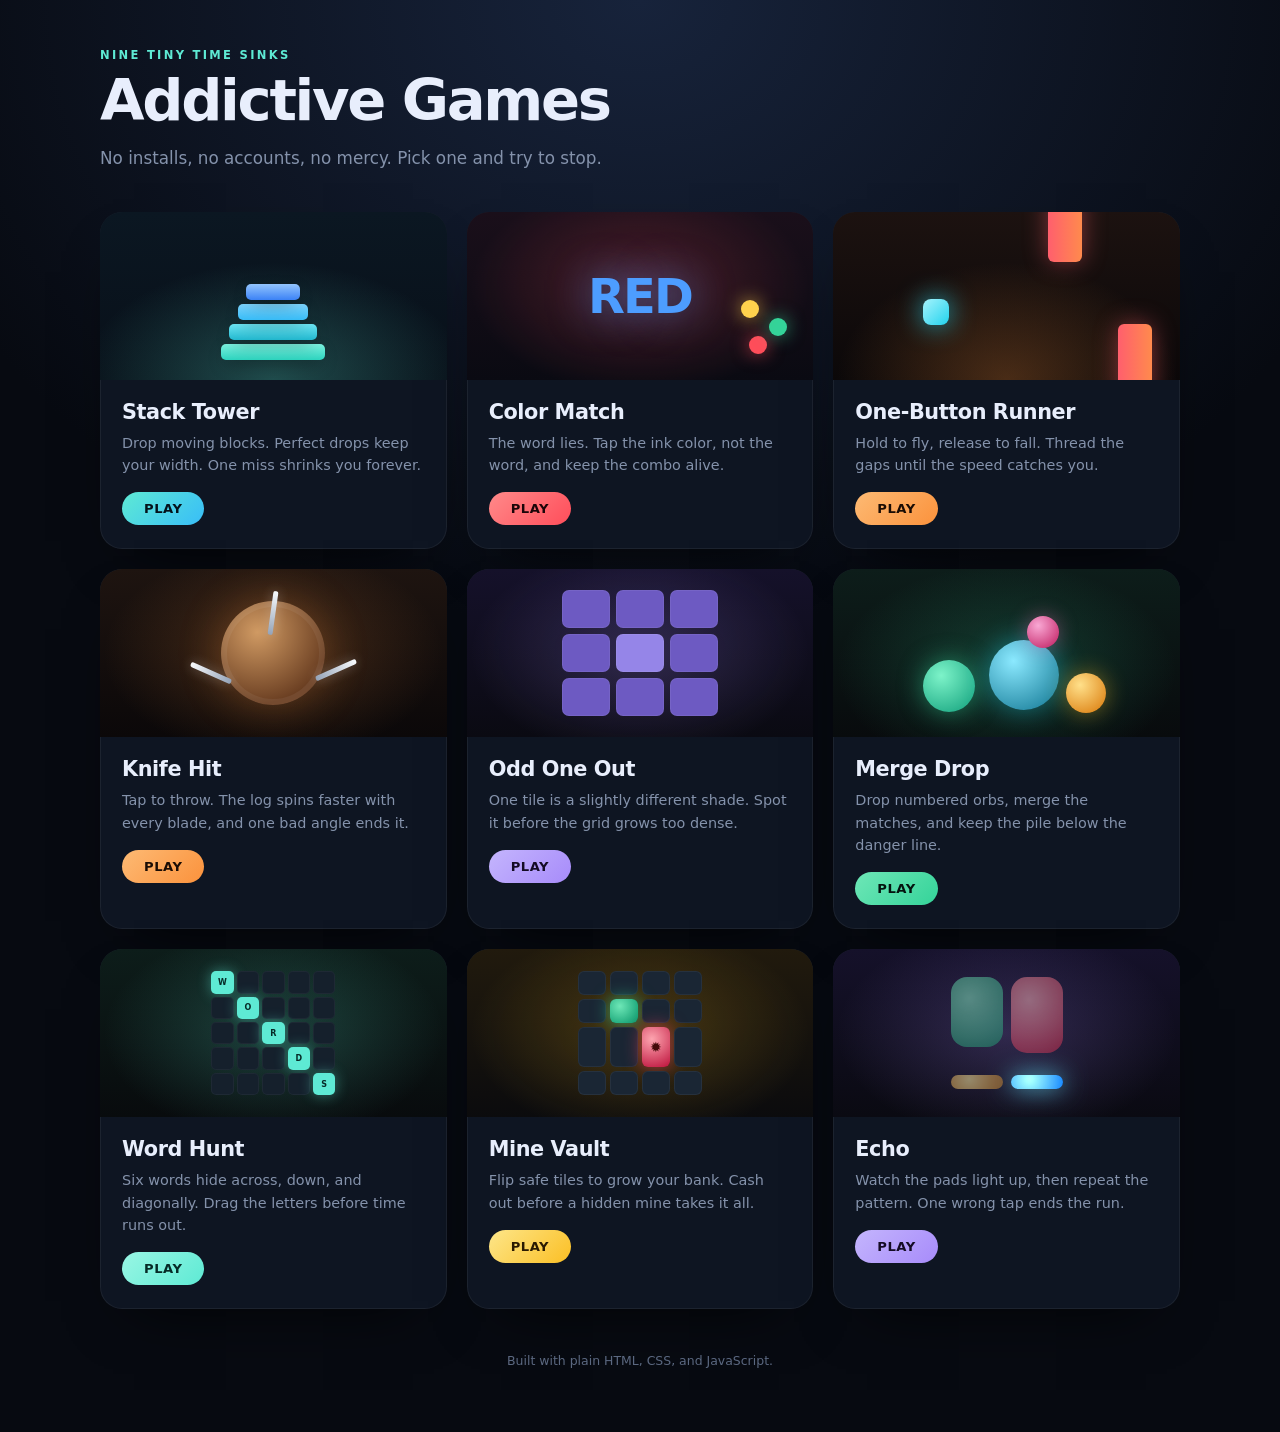
<file: index.html>
<!DOCTYPE html>
<html lang="en">
<head>
  <meta charset="UTF-8">
  <meta name="viewport" content="width=device-width, initial-scale=1.0">
  <link rel="icon" href="data:image/svg+xml,%3Csvg xmlns=%27http://www.w3.org/2000/svg%27 viewBox=%270 0 32 32%27%3E%3Crect width=%2732%27 height=%2732%27 rx=%278%27 fill=%27%235eead4%27/%3E%3C/svg%3E">
  <title>Addictive Games</title>
  <link rel="stylesheet" href="style.css">
</head>
<body>
  <main class="hub">
    <header>
      <p class="eyebrow">Nine tiny time sinks</p>
      <h1>Addictive Games</h1>
      <p class="lede">No installs, no accounts, no mercy. Pick one and try to stop.</p>
    </header>

    <section class="grid">
      <a class="card card-stack" href="stack-tower/index.html">
        <div class="art" aria-hidden="true">
          <span class="bar b1"></span>
          <span class="bar b2"></span>
          <span class="bar b3"></span>
          <span class="bar b4"></span>
        </div>
        <div class="body">
          <h2>Stack Tower</h2>
          <p>Drop moving blocks. Perfect drops keep your width. One miss shrinks you forever.</p>
          <span class="play">Play</span>
        </div>
      </a>

      <a class="card card-color" href="color-match/index.html">
        <div class="art" aria-hidden="true">
          <span class="word">RED</span>
          <span class="dot d1"></span>
          <span class="dot d2"></span>
          <span class="dot d3"></span>
        </div>
        <div class="body">
          <h2>Color Match</h2>
          <p>The word lies. Tap the ink color, not the word, and keep the combo alive.</p>
          <span class="play">Play</span>
        </div>
      </a>

      <a class="card card-runner" href="one-button-runner/index.html">
        <div class="art" aria-hidden="true">
          <span class="pillar p1"></span>
          <span class="pillar p2"></span>
          <span class="ship"></span>
        </div>
        <div class="body">
          <h2>One-Button Runner</h2>
          <p>Hold to fly, release to fall. Thread the gaps until the speed catches you.</p>
          <span class="play">Play</span>
        </div>
      </a>

      <a class="card card-knife" href="knife-hit/index.html">
        <div class="art" aria-hidden="true">
          <span class="log"></span>
          <span class="knife k1"></span>
          <span class="knife k2"></span>
          <span class="knife k3"></span>
        </div>
        <div class="body">
          <h2>Knife Hit</h2>
          <p>Tap to throw. The log spins faster with every blade, and one bad angle ends it.</p>
          <span class="play">Play</span>
        </div>
      </a>

      <a class="card card-odd" href="odd-one-out/index.html">
        <div class="art" aria-hidden="true">
          <span class="mini-grid">
            <span></span><span></span><span></span>
            <span></span><span class="odd"></span><span></span>
            <span></span><span></span><span></span>
          </span>
        </div>
        <div class="body">
          <h2>Odd One Out</h2>
          <p>One tile is a slightly different shade. Spot it before the grid grows too dense.</p>
          <span class="play">Play</span>
        </div>
      </a>

      <a class="card card-merge" href="merge-drop/index.html">
        <div class="art" aria-hidden="true">
          <span class="orb o1"></span>
          <span class="orb o2"></span>
          <span class="orb o3"></span>
          <span class="orb o4"></span>
        </div>
        <div class="body">
          <h2>Merge Drop</h2>
          <p>Drop numbered orbs, merge the matches, and keep the pile below the danger line.</p>
          <span class="play">Play</span>
        </div>
      </a>

      <a class="card card-word" href="word-hunt/index.html">
        <div class="art" aria-hidden="true">
          <span class="word-grid">
            <span>W</span><span></span><span></span><span></span><span></span>
            <span></span><span>O</span><span></span><span></span><span></span>
            <span></span><span></span><span>R</span><span></span><span></span>
            <span></span><span></span><span></span><span>D</span><span></span>
            <span></span><span></span><span></span><span></span><span>S</span>
          </span>
        </div>
        <div class="body">
          <h2>Word Hunt</h2>
          <p>Six words hide across, down, and diagonally. Drag the letters before time runs out.</p>
          <span class="play">Play</span>
        </div>
      </a>

      <a class="card card-vault" href="mine-vault/index.html">
        <div class="art" aria-hidden="true">
          <span class="vault-grid">
            <span></span><span></span><span></span><span></span>
            <span></span><span class="gem"></span><span></span><span></span>
            <span></span><span></span><span class="mine"></span><span></span>
            <span></span><span></span><span></span><span></span>
          </span>
        </div>
        <div class="body">
          <h2>Mine Vault</h2>
          <p>Flip safe tiles to grow your bank. Cash out before a hidden mine takes it all.</p>
          <span class="play">Play</span>
        </div>
      </a>

      <a class="card card-echo" href="echo/index.html">
        <div class="art" aria-hidden="true">
          <span class="echo-pads">
            <span class="pad p1"></span>
            <span class="pad p2"></span>
            <span class="pad p3"></span>
            <span class="pad p4 lit"></span>
          </span>
        </div>
        <div class="body">
          <h2>Echo</h2>
          <p>Watch the pads light up, then repeat the pattern. One wrong tap ends the run.</p>
          <span class="play">Play</span>
        </div>
      </a>
    </section>

    <footer>Built with plain HTML, CSS, and JavaScript.</footer>
  </main>
</body>
</html>
</file>
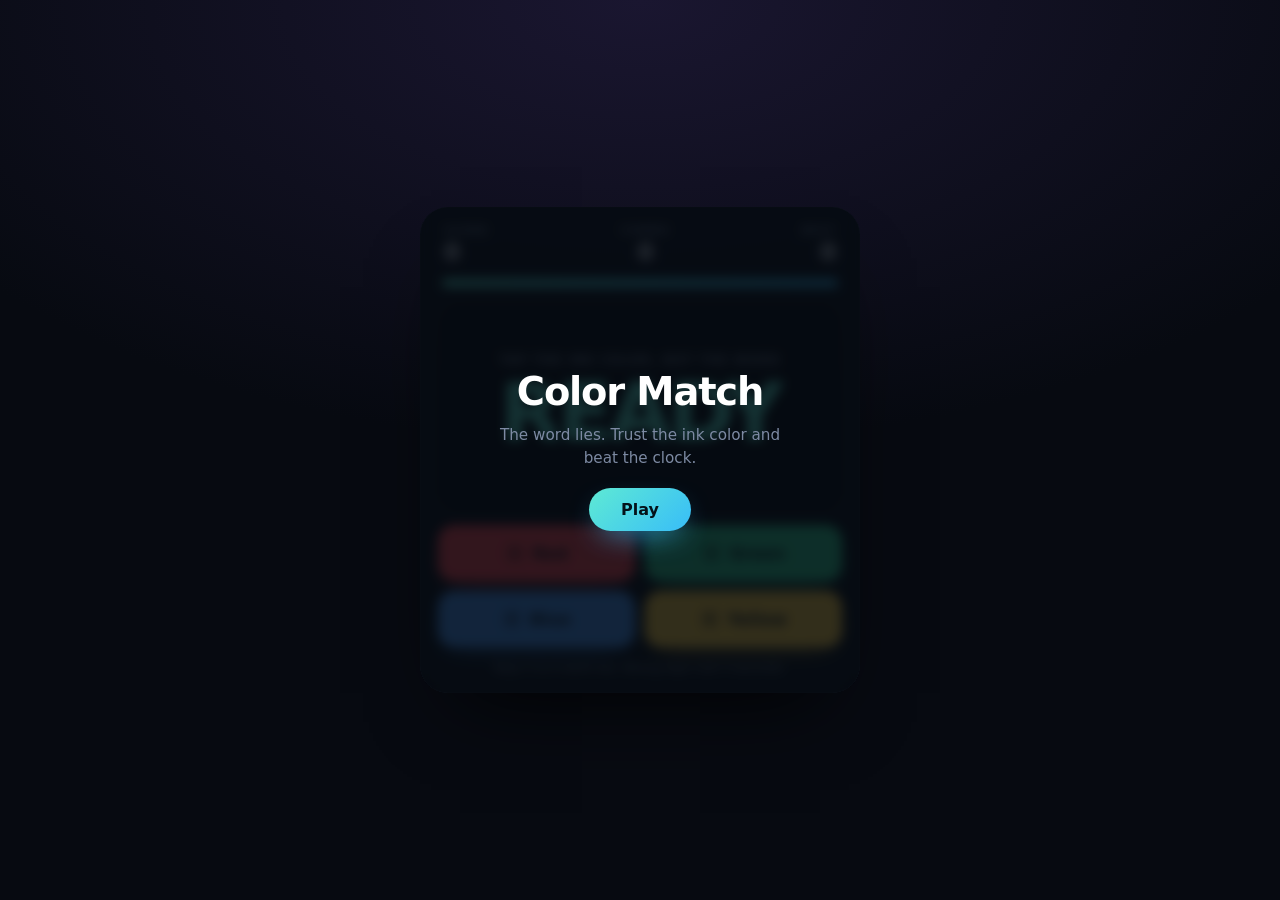
<file: color-match/index.html>
<!DOCTYPE html>
<html lang="en">
<head>
  <meta charset="UTF-8">
  <meta name="viewport" content="width=device-width, initial-scale=1.0, maximum-scale=1.0, user-scalable=no">
  <link rel="icon" href="data:image/svg+xml,%3Csvg xmlns=%27http://www.w3.org/2000/svg%27 viewBox=%270 0 32 32%27%3E%3Crect width=%2732%27 height=%2732%27 rx=%278%27 fill=%27%235eead4%27/%3E%3C/svg%3E">
  <title>Color Match Reflex</title>
  <link rel="stylesheet" href="style.css">
</head>
<body>
  <main class="game">
    <header class="hud">
      <div class="stat">
        <span class="label">Score</span>
        <span id="score">0</span>
      </div>
      <div class="stat">
        <span class="label">Combo</span>
        <span id="combo">0</span>
      </div>
      <div class="stat">
        <span class="label">Best</span>
        <span id="best">0</span>
      </div>
    </header>

    <div class="timer" aria-hidden="true">
      <div class="timer-bar" id="timerBar"></div>
    </div>

    <section class="board" id="board">
      <p class="prompt">Tap the ink color, not the word</p>
      <div class="word" id="word">READY</div>
      <div class="feedback" id="feedback"></div>
    </section>

    <div class="buttons" id="buttons"></div>

    <footer class="hint">Keys 1 to 4 work too. Wrong taps cost 3 seconds.</footer>

    <div class="overlay" id="overlay">
      <h1 id="title">Color Match</h1>
      <p id="message">The word lies. Trust the ink color and beat the clock.</p>
      <button id="action" type="button">Play</button>
    </div>
  </main>
  <script src="script.js"></script>
</body>
</html>
</file>
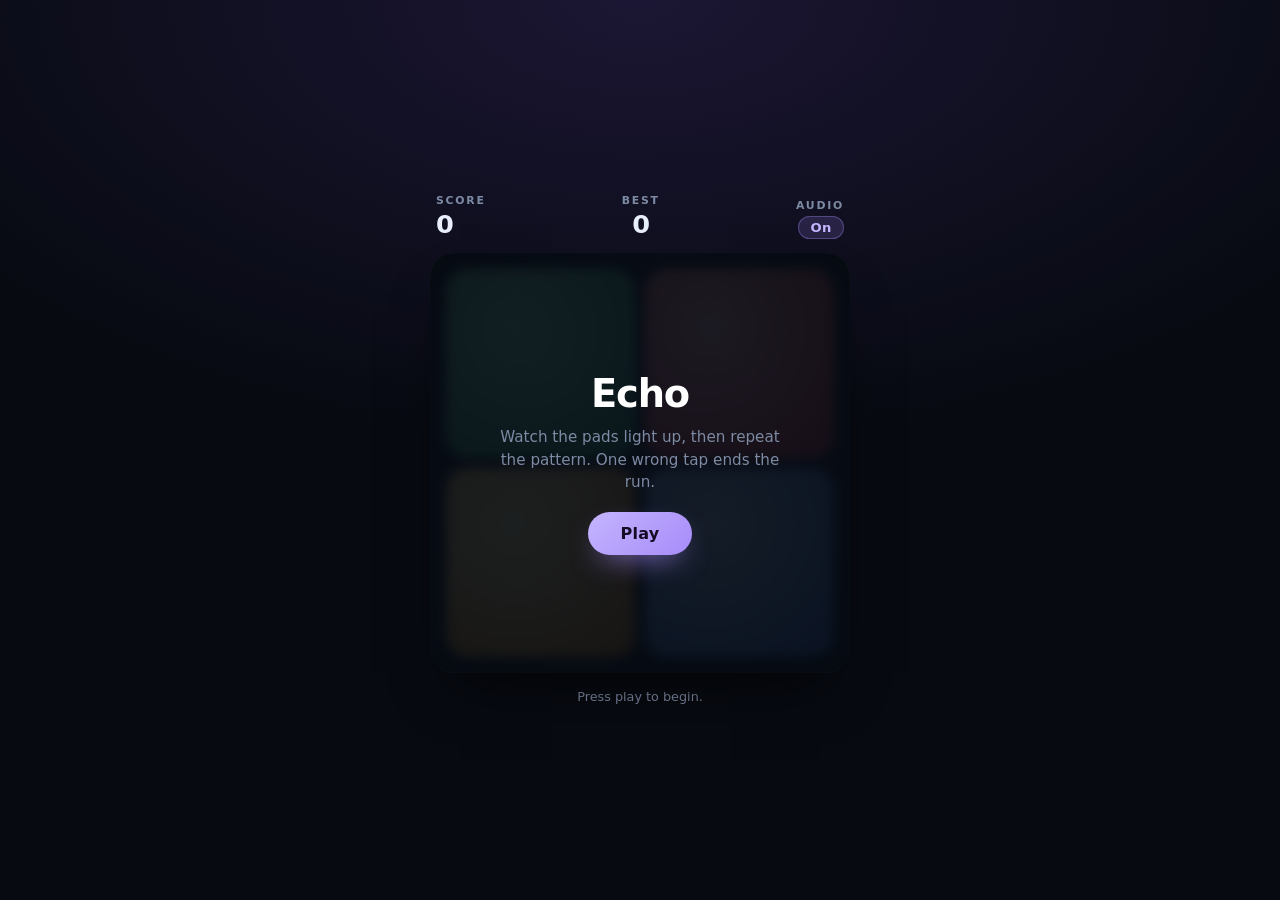
<file: echo/index.html>
<!DOCTYPE html>
<html lang="en">
<head>
  <meta charset="UTF-8">
  <meta name="viewport" content="width=device-width, initial-scale=1.0, maximum-scale=1.0, user-scalable=no">
  <link rel="icon" href="data:image/svg+xml,%3Csvg xmlns=%27http://www.w3.org/2000/svg%27 viewBox=%270 0 32 32%27%3E%3Crect width=%2732%27 height=%2732%27 rx=%278%27 fill=%27%23a78bfa%27/%3E%3C/svg%3E">
  <title>Echo</title>
  <link rel="stylesheet" href="style.css">
</head>
<body>
  <main class="game">
    <header class="hud">
      <div class="stat">
        <span class="label">Score</span>
        <span id="score">0</span>
      </div>
      <div class="stat">
        <span class="label">Best</span>
        <span id="best">0</span>
      </div>
      <div class="stat audio-stat">
        <span class="label">Audio</span>
        <button class="sound" id="sound" type="button" aria-pressed="true">On</button>
      </div>
    </header>

    <div class="stage">
      <div class="pads" id="pads">
        <button class="pad pad-0" data-pad="0" type="button" aria-label="green pad"></button>
        <button class="pad pad-1" data-pad="1" type="button" aria-label="red pad"></button>
        <button class="pad pad-2" data-pad="2" type="button" aria-label="yellow pad"></button>
        <button class="pad pad-3" data-pad="3" type="button" aria-label="blue pad"></button>
      </div>
      <div class="overlay" id="overlay">
        <h1 id="title">Echo</h1>
        <p id="message">Watch the pads light up, then repeat the pattern. One wrong tap ends the run.</p>
        <button id="action" type="button">Play</button>
      </div>
    </div>

    <p class="status" id="status">Press play to begin.</p>
  </main>
  <script src="script.js"></script>
</body>
</html>
</file>
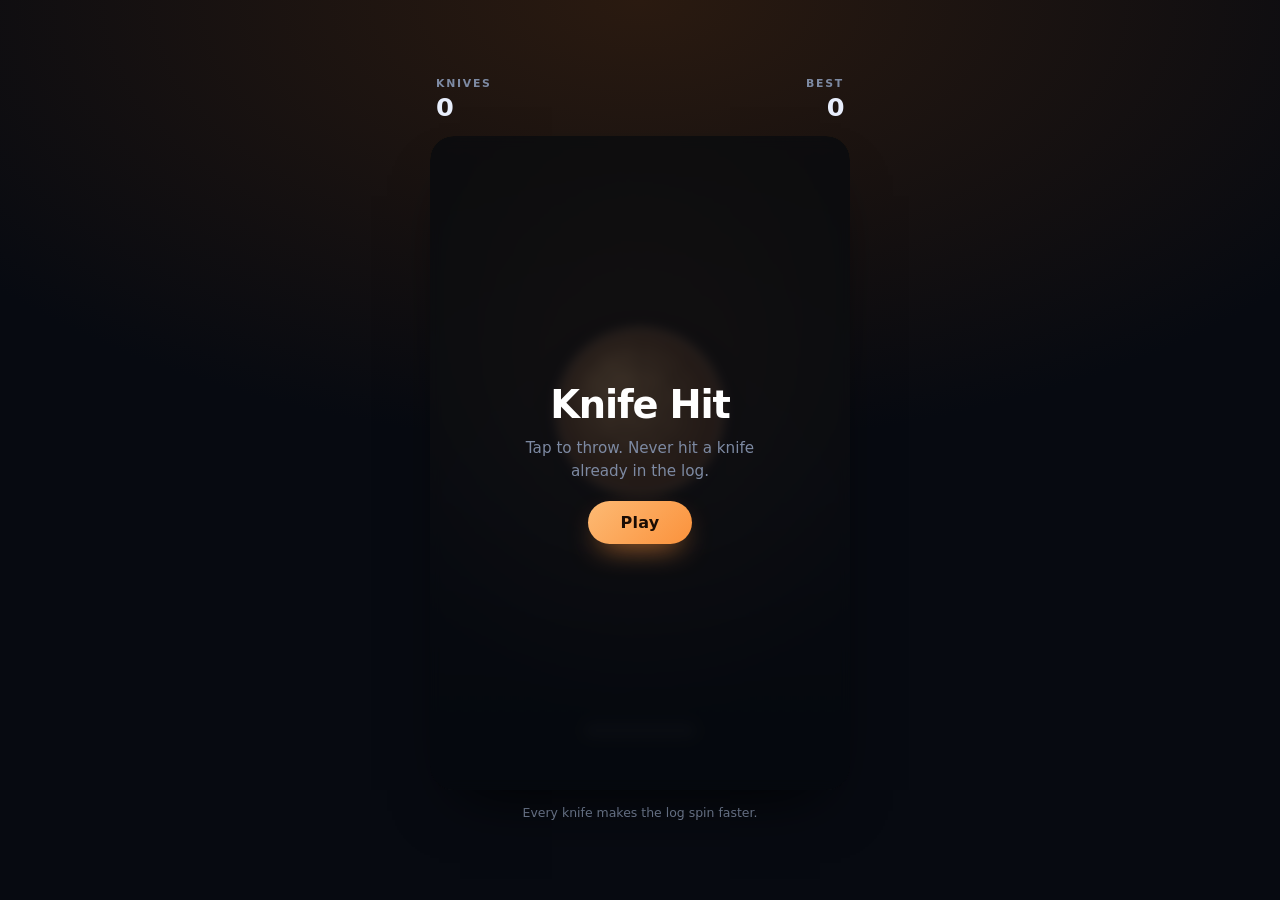
<file: knife-hit/index.html>
<!DOCTYPE html>
<html lang="en">
<head>
  <meta charset="UTF-8">
  <meta name="viewport" content="width=device-width, initial-scale=1.0, maximum-scale=1.0, user-scalable=no">
  <link rel="icon" href="data:image/svg+xml,%3Csvg xmlns=%27http://www.w3.org/2000/svg%27 viewBox=%270 0 32 32%27%3E%3Crect width=%2732%27 height=%2732%27 rx=%278%27 fill=%27%23fb923c%27/%3E%3C/svg%3E">
  <title>Knife Hit</title>
  <link rel="stylesheet" href="style.css">
</head>
<body>
  <main class="game">
    <header class="hud">
      <div class="stat">
        <span class="label">Knives</span>
        <span id="score">0</span>
      </div>
      <div class="stat">
        <span class="label">Best</span>
        <span id="best">0</span>
      </div>
    </header>

    <div class="stage">
      <canvas id="game"></canvas>
      <div class="overlay" id="overlay">
        <h1 id="title">Knife Hit</h1>
        <p id="message">Tap to throw. Never hit a knife already in the log.</p>
        <button id="action" type="button">Play</button>
      </div>
    </div>

    <footer class="hint">Every knife makes the log spin faster.</footer>
  </main>
  <script src="script.js"></script>
</body>
</html>
</file>
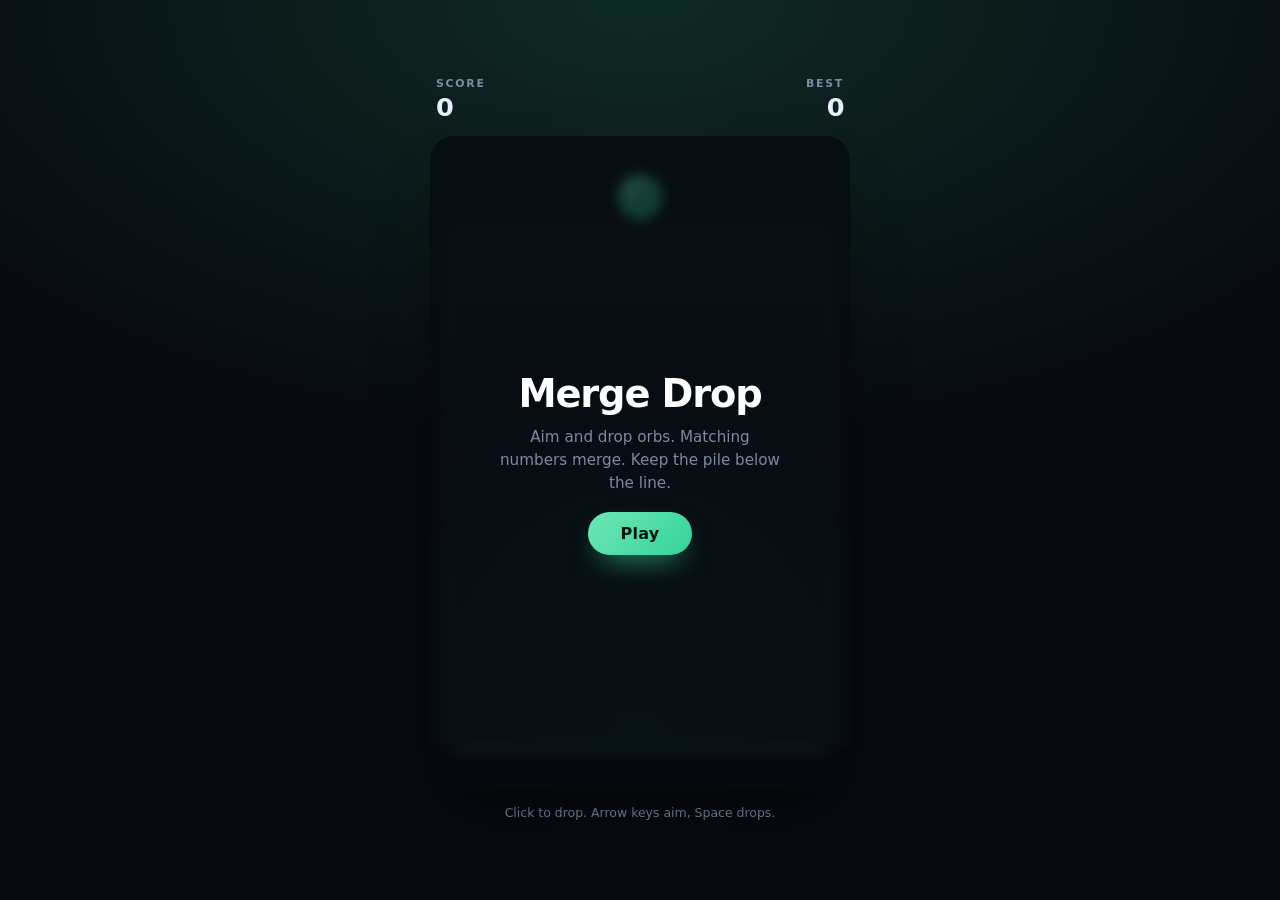
<file: merge-drop/index.html>
<!DOCTYPE html>
<html lang="en">
<head>
  <meta charset="UTF-8">
  <meta name="viewport" content="width=device-width, initial-scale=1.0, maximum-scale=1.0, user-scalable=no">
  <link rel="icon" href="data:image/svg+xml,%3Csvg xmlns=%27http://www.w3.org/2000/svg%27 viewBox=%270 0 32 32%27%3E%3Crect width=%2732%27 height=%2732%27 rx=%278%27 fill=%27%2334d399%27/%3E%3C/svg%3E">
  <title>Merge Drop</title>
  <link rel="stylesheet" href="style.css">
</head>
<body>
  <main class="game">
    <header class="hud">
      <div class="stat">
        <span class="label">Score</span>
        <span id="score">0</span>
      </div>
      <div class="stat">
        <span class="label">Best</span>
        <span id="best">0</span>
      </div>
    </header>

    <div class="stage">
      <canvas id="game"></canvas>
      <div class="overlay" id="overlay">
        <h1 id="title">Merge Drop</h1>
        <p id="message">Aim and drop orbs. Matching numbers merge. Keep the pile below the line.</p>
        <button id="action" type="button">Play</button>
      </div>
    </div>

    <footer class="hint">Click to drop. Arrow keys aim, Space drops.</footer>
  </main>
  <script src="script.js"></script>
</body>
</html>
</file>
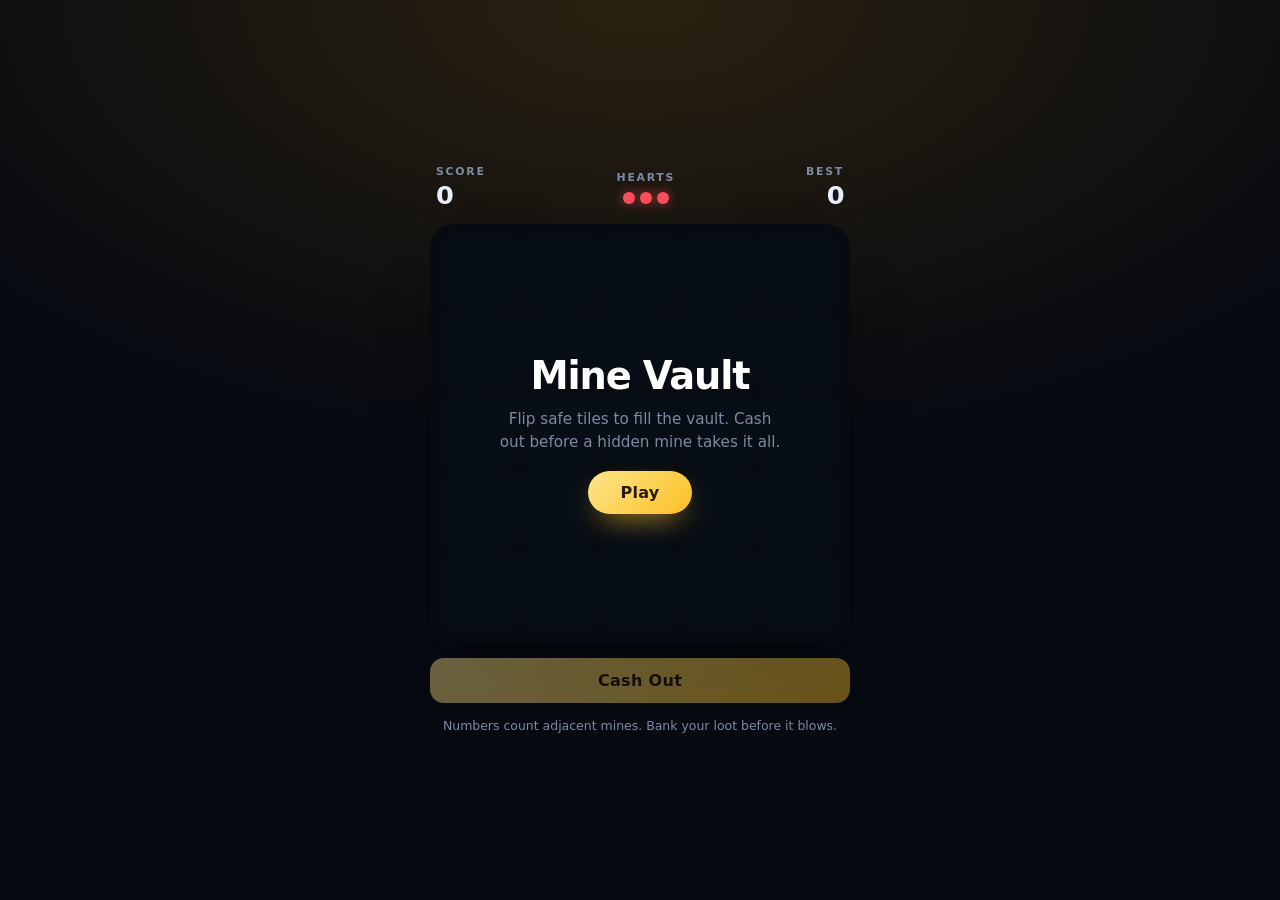
<file: mine-vault/index.html>
<!DOCTYPE html>
<html lang="en">
<head>
  <meta charset="UTF-8">
  <meta name="viewport" content="width=device-width, initial-scale=1.0, maximum-scale=1.0, user-scalable=no">
  <link rel="icon" href="data:image/svg+xml,%3Csvg xmlns=%27http://www.w3.org/2000/svg%27 viewBox=%270 0 32 32%27%3E%3Crect width=%2732%27 height=%2732%27 rx=%278%27 fill=%27%23fbbf24%27/%3E%3C/svg%3E">
  <title>Mine Vault</title>
  <link rel="stylesheet" href="style.css">
</head>
<body>
  <main class="game">
    <header class="hud">
      <div class="stat">
        <span class="label">Score</span>
        <span id="score">0</span>
      </div>
      <div class="stat lives-stat">
        <span class="label">Hearts</span>
        <span class="lives" id="lives">
          <span></span>
          <span></span>
          <span></span>
        </span>
      </div>
      <div class="stat">
        <span class="label">Best</span>
        <span id="best">0</span>
      </div>
    </header>

    <div class="stage">
      <div class="board" id="board"></div>
      <div class="feedback" id="feedback"></div>
      <div class="overlay" id="overlay">
        <h1 id="title">Mine Vault</h1>
        <p id="message">Flip safe tiles to fill the vault. Cash out before a hidden mine takes it all.</p>
        <button id="action" type="button">Play</button>
      </div>
    </div>

    <button class="cash" id="cash" type="button" disabled>Cash Out</button>

    <footer class="hint">Numbers count adjacent mines. Bank your loot before it blows.</footer>
  </main>
  <script src="script.js"></script>
</body>
</html>
</file>
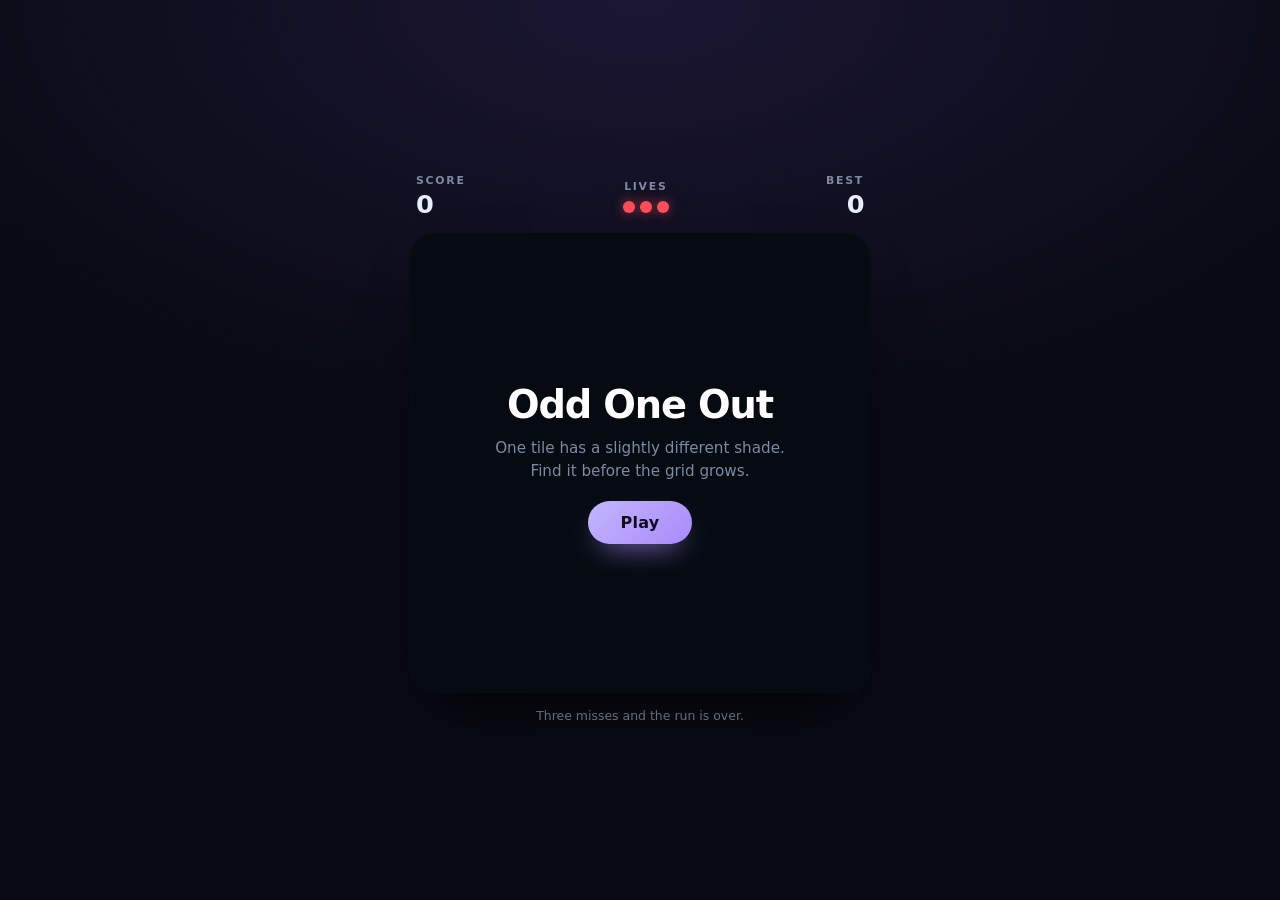
<file: odd-one-out/index.html>
<!DOCTYPE html>
<html lang="en">
<head>
  <meta charset="UTF-8">
  <meta name="viewport" content="width=device-width, initial-scale=1.0, maximum-scale=1.0, user-scalable=no">
  <link rel="icon" href="data:image/svg+xml,%3Csvg xmlns=%27http://www.w3.org/2000/svg%27 viewBox=%270 0 32 32%27%3E%3Crect width=%2732%27 height=%2732%27 rx=%278%27 fill=%27%23a78bfa%27/%3E%3C/svg%3E">
  <title>Odd One Out</title>
  <link rel="stylesheet" href="style.css">
</head>
<body>
  <main class="game">
    <header class="hud">
      <div class="stat">
        <span class="label">Score</span>
        <span id="score">0</span>
      </div>
      <div class="stat lives-stat">
        <span class="label">Lives</span>
        <span class="lives" id="lives">
          <span></span>
          <span></span>
          <span></span>
        </span>
      </div>
      <div class="stat">
        <span class="label">Best</span>
        <span id="best">0</span>
      </div>
    </header>

    <div class="stage">
      <div class="board" id="board"></div>
      <div class="feedback" id="feedback"></div>
      <div class="overlay" id="overlay">
        <h1 id="title">Odd One Out</h1>
        <p id="message">One tile has a slightly different shade. Find it before the grid grows.</p>
        <button id="action" type="button">Play</button>
      </div>
    </div>

    <footer class="hint">Three misses and the run is over.</footer>
  </main>
  <script src="script.js"></script>
</body>
</html>
</file>
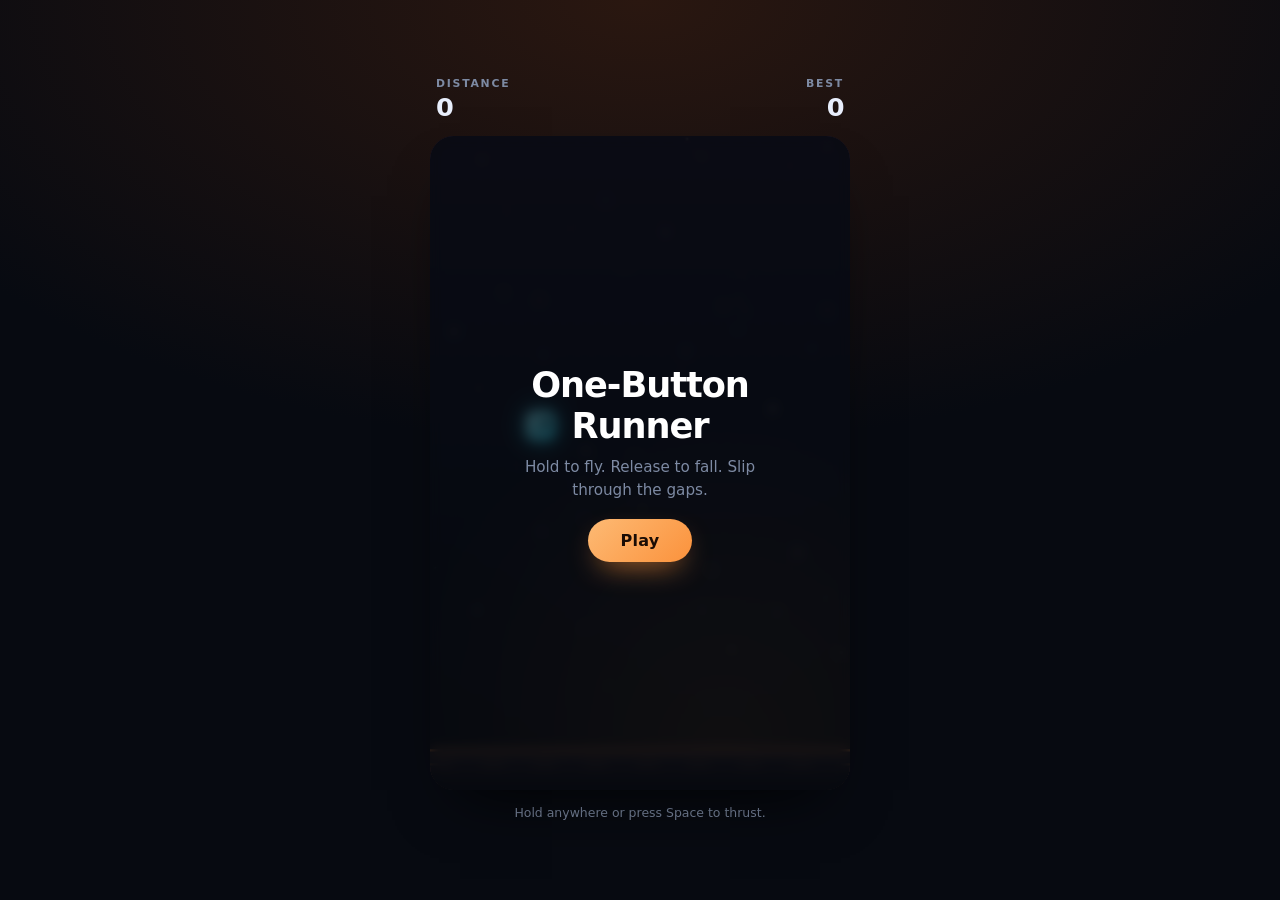
<file: one-button-runner/index.html>
<!DOCTYPE html>
<html lang="en">
<head>
  <meta charset="UTF-8">
  <meta name="viewport" content="width=device-width, initial-scale=1.0, maximum-scale=1.0, user-scalable=no">
  <link rel="icon" href="data:image/svg+xml,%3Csvg xmlns=%27http://www.w3.org/2000/svg%27 viewBox=%270 0 32 32%27%3E%3Crect width=%2732%27 height=%2732%27 rx=%278%27 fill=%27%235eead4%27/%3E%3C/svg%3E">
  <title>One-Button Runner</title>
  <link rel="stylesheet" href="style.css">
</head>
<body>
  <main class="game">
    <header class="hud">
      <div class="stat">
        <span class="label">Distance</span>
        <span id="score">0</span>
      </div>
      <div class="stat">
        <span class="label">Best</span>
        <span id="best">0</span>
      </div>
    </header>

    <div class="stage">
      <canvas id="game"></canvas>
      <div class="overlay" id="overlay">
        <h1 id="title">One-Button Runner</h1>
        <p id="message">Hold to fly. Release to fall. Slip through the gaps.</p>
        <button id="action" type="button">Play</button>
      </div>
    </div>

    <footer class="hint">Hold anywhere or press Space to thrust.</footer>
  </main>
  <script src="script.js"></script>
</body>
</html>
</file>
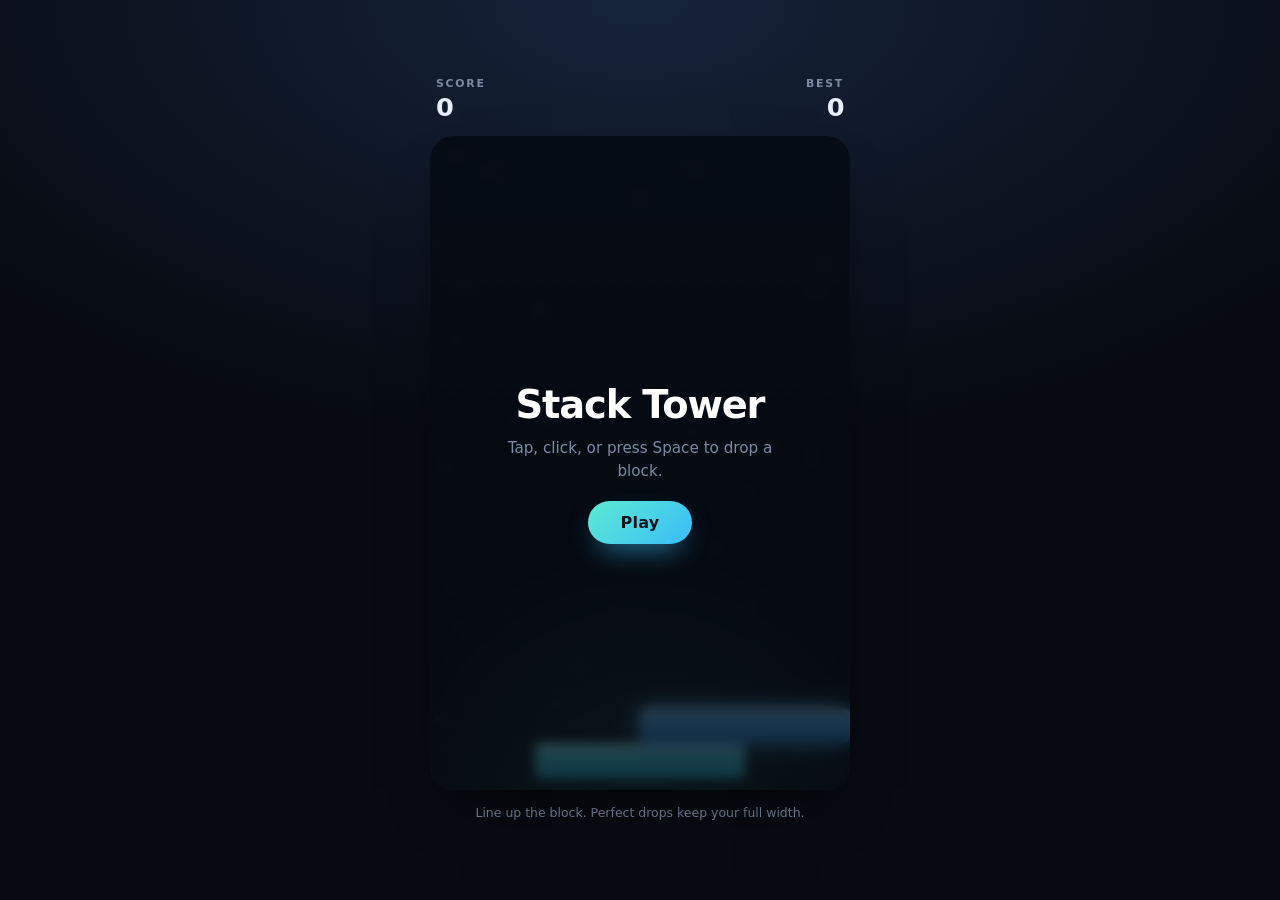
<file: stack-tower/index.html>
<!DOCTYPE html>
<html lang="en">
<head>
  <meta charset="UTF-8">
  <meta name="viewport" content="width=device-width, initial-scale=1.0, maximum-scale=1.0, user-scalable=no">
  <link rel="icon" href="data:image/svg+xml,%3Csvg xmlns=%27http://www.w3.org/2000/svg%27 viewBox=%270 0 32 32%27%3E%3Crect width=%2732%27 height=%2732%27 rx=%278%27 fill=%27%235eead4%27/%3E%3C/svg%3E">
  <title>Stack Tower</title>
  <link rel="stylesheet" href="style.css">
</head>
<body>
  <main class="game">
    <header class="hud">
      <div class="stat">
        <span class="label">Score</span>
        <span id="score">0</span>
      </div>
      <div class="stat">
        <span class="label">Best</span>
        <span id="best">0</span>
      </div>
    </header>

    <div class="stage" id="stage">
      <canvas id="game"></canvas>
      <div class="overlay" id="overlay">
        <h1 id="title">Stack Tower</h1>
        <p id="message">Tap, click, or press Space to drop a block.</p>
        <button id="action" type="button">Play</button>
      </div>
    </div>

    <footer class="hint">Line up the block. Perfect drops keep your full width.</footer>
  </main>
  <script src="script.js"></script>
</body>
</html>
</file>
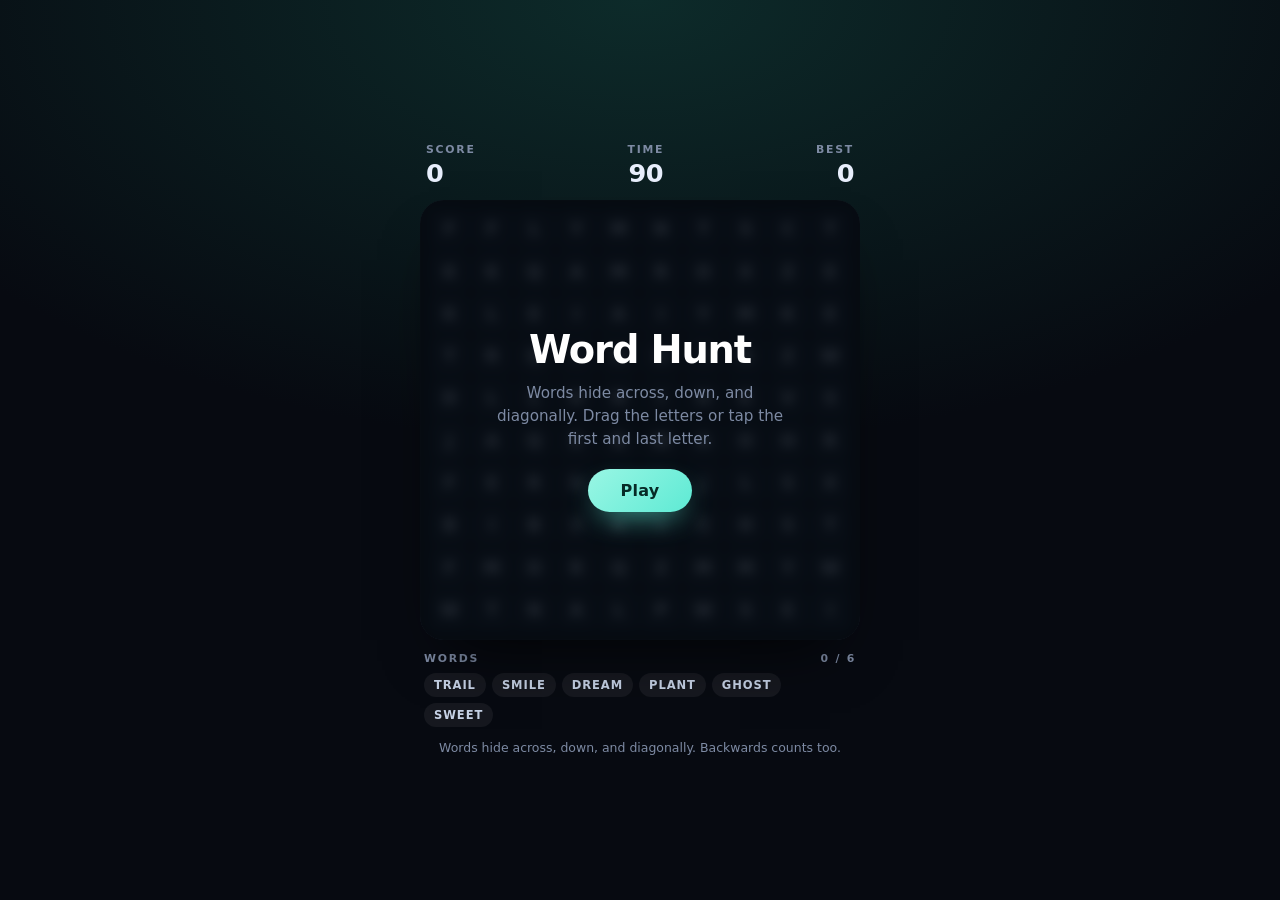
<file: word-hunt/index.html>
<!DOCTYPE html>
<html lang="en">
<head>
  <meta charset="UTF-8">
  <meta name="viewport" content="width=device-width, initial-scale=1.0, maximum-scale=1.0, user-scalable=no">
  <link rel="icon" href="data:image/svg+xml,%3Csvg xmlns=%27http://www.w3.org/2000/svg%27 viewBox=%270 0 32 32%27%3E%3Crect width=%2732%27 height=%2732%27 rx=%278%27 fill=%27%235eead4%27/%3E%3C/svg%3E">
  <title>Word Hunt</title>
  <link rel="stylesheet" href="style.css">
</head>
<body>
  <main class="game">
    <header class="hud">
      <div class="stat">
        <span class="label">Score</span>
        <span id="score">0</span>
      </div>
      <div class="stat">
        <span class="label">Time</span>
        <span id="time">90</span>
      </div>
      <div class="stat">
        <span class="label">Best</span>
        <span id="best">0</span>
      </div>
    </header>

    <div class="stage">
      <div class="grid" id="grid"></div>
      <div class="feedback" id="feedback"></div>
      <div class="overlay" id="overlay">
        <h1 id="title">Word Hunt</h1>
        <p id="message">Words hide across, down, and diagonally. Drag the letters or tap the first and last letter.</p>
        <button id="action" type="button">Play</button>
      </div>
    </div>

    <div class="words">
      <div class="words-head">
        <span>Words</span>
        <span id="word-count">0 / 6</span>
      </div>
      <div class="word-list" id="word-list"></div>
    </div>

    <footer class="hint">Words hide across, down, and diagonally. Backwards counts too.</footer>
  </main>
  <script src="script.js"></script>
</body>
</html>
</file>
<file: style.css>
:root {
  --bg: #070a11;
  --panel: #0e1522;
  --text: #e8eefc;
  --muted: #8492ab;
}

* {
  box-sizing: border-box;
}

html,
body {
  margin: 0;
  min-height: 100%;
}

body {
  min-height: 100vh;
  padding: 48px 20px 64px;
  background:
    radial-gradient(110% 80% at 50% 0%, #17233b 0%, var(--bg) 55%),
    var(--bg);
  color: var(--text);
  font-family: "Segoe UI", system-ui, -apple-system, sans-serif;
  -webkit-tap-highlight-color: transparent;
}

.hub {
  width: min(1080px, 100%);
  margin: 0 auto;
}

header {
  max-width: 620px;
  margin-bottom: 40px;
}

.eyebrow {
  margin: 0 0 10px;
  font-size: 0.72rem;
  font-weight: 700;
  letter-spacing: 0.2em;
  text-transform: uppercase;
  color: #5eead4;
}

h1 {
  margin: 0 0 14px;
  font-size: clamp(2.2rem, 6vw, 3.6rem);
  font-weight: 800;
  letter-spacing: -0.04em;
  line-height: 1.02;
}

.lede {
  margin: 0;
  font-size: 1.05rem;
  line-height: 1.6;
  color: var(--muted);
}

.grid {
  display: grid;
  grid-template-columns: repeat(auto-fit, minmax(260px, 1fr));
  gap: 20px;
}

.card {
  display: flex;
  flex-direction: column;
  overflow: hidden;
  border-radius: 22px;
  background: var(--panel);
  color: inherit;
  text-decoration: none;
  box-shadow:
    0 26px 60px -34px rgba(0, 0, 0, 0.95),
    inset 0 0 0 1px rgba(255, 255, 255, 0.06);
  transition: transform 0.2s ease, box-shadow 0.2s ease;
}

.card:hover {
  transform: translateY(-6px);
  box-shadow:
    0 40px 70px -34px rgba(0, 0, 0, 1),
    inset 0 0 0 1px rgba(255, 255, 255, 0.14);
}

.art {
  position: relative;
  height: 168px;
  overflow: hidden;
}

.body {
  display: flex;
  flex-direction: column;
  gap: 8px;
  padding: 20px 22px 24px;
}

.body h2 {
  margin: 0;
  font-size: 1.3rem;
  font-weight: 800;
  letter-spacing: -0.02em;
}

.body p {
  margin: 0;
  font-size: 0.9rem;
  line-height: 1.55;
  color: var(--muted);
}

.play {
  align-self: flex-start;
  margin-top: 8px;
  padding: 9px 22px;
  border-radius: 999px;
  font-size: 0.82rem;
  font-weight: 800;
  letter-spacing: 0.04em;
  text-transform: uppercase;
}

.card-stack .art {
  background:
    radial-gradient(80% 100% at 50% 100%, rgba(94, 234, 212, 0.28), transparent 70%),
    linear-gradient(180deg, #0b1722, #081019);
}

.card-stack .play {
  background: linear-gradient(135deg, #5eead4, #38bdf8);
  color: #04121a;
}

.bar {
  position: absolute;
  left: 50%;
  height: 16px;
  border-radius: 5px;
  transform: translateX(-50%);
  box-shadow: 0 6px 18px -6px rgba(0, 0, 0, 0.9);
}

.b1 {
  bottom: 20px;
  width: 104px;
  background: linear-gradient(180deg, #7df3e1, #2dd4bf);
}

.b2 {
  bottom: 40px;
  width: 88px;
  background: linear-gradient(180deg, #6ee7f5, #22b8cf);
}

.b3 {
  bottom: 60px;
  width: 70px;
  background: linear-gradient(180deg, #7dd3fc, #38bdf8);
}

.b4 {
  bottom: 80px;
  width: 54px;
  background: linear-gradient(180deg, #93c5fd, #3b82f6);
  animation: slide 3.4s ease-in-out infinite;
}

.card-color .art {
  background:
    radial-gradient(70% 90% at 50% 45%, rgba(255, 77, 90, 0.24), transparent 70%),
    linear-gradient(180deg, #1a0f1a, #0a0a12);
}

.card-color .play {
  background: linear-gradient(135deg, #ff8a8a, #ff4d5a);
  color: #1a0508;
}

.card-color .word {
  position: absolute;
  top: 50%;
  left: 50%;
  transform: translate(-50%, -50%);
  font-size: 3rem;
  font-weight: 900;
  letter-spacing: -0.04em;
  color: #4d9dff;
  text-shadow: 0 0 40px rgba(77, 157, 255, 0.65);
}

.dot {
  position: absolute;
  width: 18px;
  height: 18px;
  border-radius: 50%;
}

.d1 {
  right: 46px;
  bottom: 26px;
  background: #ff4d5a;
  box-shadow: 0 0 18px rgba(255, 77, 90, 0.7);
}

.d2 {
  right: 26px;
  bottom: 44px;
  background: #34d399;
  box-shadow: 0 0 18px rgba(52, 211, 153, 0.7);
}

.d3 {
  right: 54px;
  bottom: 62px;
  background: #ffd24d;
  box-shadow: 0 0 18px rgba(255, 210, 77, 0.7);
}

.card-runner .art {
  background:
    radial-gradient(70% 100% at 50% 100%, rgba(251, 146, 60, 0.26), transparent 70%),
    linear-gradient(180deg, #1c1210, #0b0809);
}

.card-runner .play {
  background: linear-gradient(135deg, #fdba74, #fb923c);
  color: #1a0c04;
}

.pillar {
  position: absolute;
  width: 34px;
  border-radius: 6px;
  background: linear-gradient(90deg, #ff5f6d, #ff8a4d);
  box-shadow: 0 0 24px rgba(255, 95, 109, 0.45);
}

.p1 {
  top: -20px;
  left: 62%;
  height: 70px;
}

.p2 {
  bottom: -20px;
  left: 82%;
  height: 76px;
}

.ship {
  position: absolute;
  top: 52%;
  left: 26%;
  width: 26px;
  height: 26px;
  border-radius: 8px;
  background: linear-gradient(135deg, #a5f3fc, #22d3ee);
  box-shadow: 0 0 26px rgba(34, 211, 238, 0.8);
  animation: bob 1.8s ease-in-out infinite;
}

footer {
  margin-top: 44px;
  text-align: center;
  font-size: 0.78rem;
  color: #5b6880;
}

@keyframes slide {
  0%,
  100% {
    transform: translateX(-50%) translateX(-34px);
  }
  50% {
    transform: translateX(-50%) translateX(34px);
  }
}

@keyframes bob {
  0%,
  100% {
    transform: translateY(-6px);
  }
  50% {
    transform: translateY(6px);
  }
}

.card-knife .art {
  background:
    radial-gradient(70% 90% at 50% 50%, rgba(251, 146, 60, 0.22), transparent 70%),
    linear-gradient(180deg, #1e1410, #0b0809);
}

.card-knife .play {
  background: linear-gradient(135deg, #fdba74, #fb923c);
  color: #1a0c04;
}

.card-knife .log {
  position: absolute;
  left: 50%;
  top: 50%;
  width: 104px;
  height: 104px;
  border-radius: 50%;
  transform: translate(-50%, -50%);
  background: radial-gradient(circle at 35% 30%, #d09a63, #6b3f22 72%);
  box-shadow:
    0 0 44px rgba(251, 146, 60, 0.28),
    inset 0 0 0 6px rgba(255, 255, 255, 0.06);
}

.card-knife .knife {
  position: absolute;
  width: 5px;
  height: 44px;
  border-radius: 2px;
  background: linear-gradient(180deg, #f8fafc, #94a3b8);
  box-shadow: 0 0 12px rgba(255, 255, 255, 0.3);
}

.card-knife .k1 {
  left: 50%;
  top: 26%;
  transform: translate(-50%, -50%) rotate(8deg);
}

.card-knife .k2 {
  left: 68%;
  top: 60%;
  transform: translate(-50%, -50%) rotate(66deg);
}

.card-knife .k3 {
  left: 32%;
  top: 62%;
  transform: translate(-50%, -50%) rotate(-66deg);
}

.card-odd .art {
  background:
    radial-gradient(70% 90% at 50% 50%, rgba(167, 139, 250, 0.22), transparent 70%),
    linear-gradient(180deg, #15112a, #0a0a12);
}

.card-odd .play {
  background: linear-gradient(135deg, #c4b5fd, #a78bfa);
  color: #140b24;
}

.mini-grid {
  position: absolute;
  left: 50%;
  top: 50%;
  display: grid;
  grid-template-columns: repeat(3, 1fr);
  gap: 6px;
  width: 156px;
  height: 126px;
  transform: translate(-50%, -50%);
}

.mini-grid span {
  border-radius: 7px;
  background: #6d5ac2;
  box-shadow: inset 0 0 0 1px rgba(255, 255, 255, 0.06);
}

.mini-grid .odd {
  background: #9585e8;
}

.card-merge .art {
  background:
    radial-gradient(70% 90% at 50% 60%, rgba(52, 211, 153, 0.22), transparent 70%),
    linear-gradient(180deg, #0d1d1a, #080b0d);
}

.card-merge .play {
  background: linear-gradient(135deg, #6ee7b7, #34d399);
  color: #04140f;
}

.orb {
  position: absolute;
  border-radius: 50%;
}

.card-merge .o1 {
  left: 26%;
  top: 54%;
  width: 52px;
  height: 52px;
  background: radial-gradient(circle at 35% 30%, #7df3c9, #0f9f7a);
  box-shadow: 0 0 24px rgba(52, 211, 153, 0.5);
}

.card-merge .o2 {
  left: 45%;
  top: 42%;
  width: 70px;
  height: 70px;
  background: radial-gradient(circle at 35% 30%, #8be9ff, #0e7490);
  box-shadow: 0 0 28px rgba(34, 211, 238, 0.45);
}

.card-merge .o3 {
  left: 67%;
  top: 62%;
  width: 40px;
  height: 40px;
  background: radial-gradient(circle at 35% 30%, #ffe08a, #d97706);
  box-shadow: 0 0 22px rgba(251, 191, 36, 0.45);
}

.card-merge .o4 {
  left: 56%;
  top: 28%;
  width: 32px;
  height: 32px;
  background: radial-gradient(circle at 35% 30%, #f9a8d4, #be185d);
  box-shadow: 0 0 20px rgba(244, 114, 182, 0.4);
}

.card-word .art {
  background:
    radial-gradient(70% 90% at 50% 50%, rgba(94, 234, 212, 0.22), transparent 70%),
    linear-gradient(180deg, #0d1d1a, #080b0d);
}

.card-word .play {
  background: linear-gradient(135deg, #99f6e4, #5eead4);
  color: #062a26;
}

.word-grid {
  position: absolute;
  left: 50%;
  top: 50%;
  display: grid;
  grid-template-columns: repeat(5, 1fr);
  gap: 3px;
  width: 124px;
  height: 124px;
  transform: translate(-50%, -50%);
}

.word-grid span {
  display: grid;
  place-items: center;
  border-radius: 5px;
  background: #15202c;
  color: #7d8aa3;
  font-size: 8px;
  font-weight: 700;
  box-shadow: inset 0 0 0 1px rgba(255, 255, 255, 0.04);
}

.word-grid span:nth-child(1),
.word-grid span:nth-child(7),
.word-grid span:nth-child(13),
.word-grid span:nth-child(19),
.word-grid span:nth-child(25) {
  background: #5eead4;
  color: #062a26;
  box-shadow: 0 0 14px rgba(94, 234, 212, 0.45);
}

.card-vault .art {
  background:
    radial-gradient(70% 90% at 50% 50%, rgba(251, 191, 36, 0.22), transparent 70%),
    linear-gradient(180deg, #211a0d, #0b0b0d);
}

.card-vault .play {
  background: linear-gradient(135deg, #fde68a, #fbbf24);
  color: #2a1a02;
}

.vault-grid {
  position: absolute;
  left: 50%;
  top: 50%;
  display: grid;
  grid-template-columns: repeat(4, 1fr);
  gap: 4px;
  width: 124px;
  height: 124px;
  transform: translate(-50%, -50%);
}

.vault-grid span {
  border-radius: 6px;
  background: #1a2634;
  box-shadow: inset 0 0 0 1px rgba(255, 255, 255, 0.05);
}

.vault-grid .gem {
  background: radial-gradient(circle at 35% 30%, #6ee7b7, #059669);
  box-shadow: 0 0 18px rgba(52, 211, 153, 0.7);
}

.vault-grid .mine {
  display: grid;
  place-items: center;
  background: radial-gradient(circle at 35% 30%, #fda4af, #be123c);
  box-shadow: 0 0 18px rgba(244, 63, 94, 0.65);
  color: #450a0a;
  font-size: 14px;
  font-weight: 800;
}

.vault-grid .mine::after {
  content: "✹";
}

.card-echo .art {
  background:
    radial-gradient(70% 90% at 50% 50%, rgba(167, 139, 250, 0.22), transparent 70%),
    linear-gradient(180deg, #15112a, #0a0a12);
}

.card-echo .play {
  background: linear-gradient(135deg, #c4b5fd, #a78bfa);
  color: #140b24;
}

.echo-pads {
  position: absolute;
  left: 50%;
  top: 50%;
  display: grid;
  grid-template-columns: repeat(2, 1fr);
  gap: 8px;
  width: 112px;
  height: 112px;
  transform: translate(-50%, -50%);
}

.echo-pads .pad {
  border-radius: 16px;
  opacity: 0.55;
  filter: saturate(0.8);
}

.echo-pads .p1 {
  background: radial-gradient(circle at 35% 30%, #6ee7b7, #059669);
}

.echo-pads .p2 {
  background: radial-gradient(circle at 35% 30%, #fda4af, #e11d48);
}

.echo-pads .p3 {
  background: radial-gradient(circle at 35% 30%, #fde68a, #d97706);
}

.echo-pads .p4 {
  background: radial-gradient(circle at 35% 30%, #93c5fd, #2563eb);
}

.echo-pads .lit {
  opacity: 1;
  filter: saturate(1.35) brightness(1.35);
  box-shadow: 0 0 24px rgba(96, 165, 250, 0.8);
}
</file>
<file: color-match/style.css>
:root {
  --bg: #070a11;
  --text: #e8eefc;
  --muted: #7d8aa3;
  --good: #34d399;
  --bad: #ff4d5a;
}

* {
  box-sizing: border-box;
}

html,
body {
  height: 100%;
  margin: 0;
}

body {
  display: grid;
  place-items: center;
  min-height: 100vh;
  padding: 20px;
  background:
    radial-gradient(120% 90% at 50% 0%, #1a1630 0%, var(--bg) 55%),
    var(--bg);
  color: var(--text);
  font-family: "Segoe UI", system-ui, -apple-system, sans-serif;
  -webkit-tap-highlight-color: transparent;
  overflow: hidden;
}

.game {
  position: relative;
  display: flex;
  flex-direction: column;
  gap: 14px;
  width: min(92vw, 440px);
  padding: 18px;
  border-radius: 28px;
  background: rgba(14, 21, 34, 0.72);
  box-shadow:
    0 40px 80px -40px rgba(0, 0, 0, 0.95),
    inset 0 0 0 1px rgba(255, 255, 255, 0.05);
}

.hud {
  display: flex;
  justify-content: space-between;
  gap: 10px;
  padding: 0 6px;
}

.stat {
  display: flex;
  flex-direction: column;
  gap: 2px;
  font-size: 1.45rem;
  font-weight: 700;
  font-variant-numeric: tabular-nums;
  letter-spacing: -0.02em;
}

.stat:nth-child(2) {
  align-items: center;
}

.stat:last-child {
  align-items: flex-end;
}

.label {
  font-size: 0.62rem;
  font-weight: 600;
  letter-spacing: 0.16em;
  text-transform: uppercase;
  color: var(--muted);
}

.timer {
  height: 8px;
  margin: 0 4px;
  border-radius: 999px;
  background: rgba(255, 255, 255, 0.07);
  overflow: hidden;
}

.timer-bar {
  height: 100%;
  width: 100%;
  border-radius: inherit;
  background: linear-gradient(90deg, #5eead4, #38bdf8);
  transform-origin: left center;
}

.timer-bar.low {
  background: linear-gradient(90deg, #ff4d5a, #ff8a4d);
}

.board {
  position: relative;
  display: flex;
  flex-direction: column;
  align-items: center;
  justify-content: center;
  gap: 6px;
  min-height: 210px;
  padding: 24px 16px 30px;
  border-radius: 22px;
  background: rgba(6, 10, 17, 0.55);
  box-shadow: inset 0 0 0 1px rgba(255, 255, 255, 0.04);
  overflow: hidden;
}

.board.shake {
  animation: shake 0.3s ease;
}

.prompt {
  margin: 0;
  font-size: 0.72rem;
  font-weight: 600;
  letter-spacing: 0.12em;
  text-transform: uppercase;
  color: var(--muted);
}

.word {
  font-size: clamp(3.2rem, 16vw, 5rem);
  font-weight: 900;
  line-height: 1;
  letter-spacing: -0.04em;
  color: #5eead4;
  user-select: none;
}

.word.pop {
  animation: pop 0.18s ease;
}

.feedback {
  position: absolute;
  bottom: 14px;
  font-size: 0.9rem;
  font-weight: 800;
  letter-spacing: 0.04em;
  opacity: 0;
}

.feedback.show {
  animation: floatUp 0.6s ease forwards;
}

.feedback.good {
  color: var(--good);
}

.feedback.bad {
  color: var(--bad);
}

.buttons {
  display: grid;
  grid-template-columns: 1fr 1fr;
  gap: 10px;
}

.color-btn {
  position: relative;
  display: flex;
  align-items: center;
  justify-content: center;
  gap: 8px;
  padding: 18px 12px;
  border: 0;
  border-radius: 16px;
  background: var(--color);
  color: #08111c;
  font: inherit;
  font-size: 1rem;
  font-weight: 800;
  letter-spacing: 0.02em;
  cursor: pointer;
  touch-action: none;
  box-shadow: 0 10px 24px -14px var(--color);
  transition: transform 0.08s ease, filter 0.15s ease;
}

.color-btn:hover {
  filter: brightness(1.08);
}

.color-btn:active {
  transform: scale(0.96);
}

.color-btn .key {
  display: grid;
  place-items: center;
  width: 20px;
  height: 20px;
  border-radius: 6px;
  background: rgba(0, 0, 0, 0.16);
  font-size: 0.7rem;
  font-weight: 800;
}

.hint {
  margin: 0;
  text-align: center;
  font-size: 0.74rem;
  color: var(--muted);
}

.overlay {
  position: absolute;
  inset: 0;
  z-index: 5;
  display: flex;
  flex-direction: column;
  align-items: center;
  justify-content: center;
  gap: 10px;
  padding: 32px;
  border-radius: 28px;
  text-align: center;
  background: rgba(6, 10, 17, 0.82);
  backdrop-filter: blur(6px);
  pointer-events: none;
  transition: opacity 0.25s ease;
}

.overlay.hidden {
  opacity: 0;
  visibility: hidden;
  pointer-events: none;
}

.overlay.hidden button {
  pointer-events: none;
}

.overlay h1 {
  margin: 0;
  font-size: clamp(1.8rem, 8vw, 2.4rem);
  font-weight: 800;
  letter-spacing: -0.03em;
  color: #fff;
}

.overlay p {
  max-width: 30ch;
  margin: 0;
  font-size: 0.95rem;
  line-height: 1.5;
  color: var(--muted);
}

.overlay button {
  margin-top: 8px;
  padding: 12px 32px;
  border: 0;
  border-radius: 999px;
  background: linear-gradient(135deg, #5eead4, #38bdf8);
  color: #04121a;
  font: inherit;
  font-size: 1rem;
  font-weight: 800;
  cursor: pointer;
  pointer-events: auto;
  box-shadow: 0 12px 30px -12px rgba(56, 189, 248, 0.9);
  transition: transform 0.15s ease;
}

.overlay button:hover {
  transform: translateY(-2px);
}

.overlay button:active {
  transform: scale(0.97);
}

@keyframes pop {
  0% {
    transform: scale(0.8);
    opacity: 0.4;
  }
  100% {
    transform: scale(1);
    opacity: 1;
  }
}

@keyframes floatUp {
  0% {
    opacity: 0;
    transform: translateY(8px);
  }
  25% {
    opacity: 1;
  }
  100% {
    opacity: 0;
    transform: translateY(-14px);
  }
}

@keyframes shake {
  0%,
  100% {
    transform: translateX(0);
  }
  20% {
    transform: translateX(-7px);
  }
  40% {
    transform: translateX(7px);
  }
  60% {
    transform: translateX(-5px);
  }
  80% {
    transform: translateX(5px);
  }
}

@media (max-height: 640px) {
  .board {
    min-height: 150px;
  }

  .word {
    font-size: clamp(2.6rem, 12vw, 4rem);
  }

  .color-btn {
    padding: 14px 12px;
  }
}
</file>
<file: echo/style.css>
:root {
  --bg: #070a11;
  --text: #e8eefc;
  --muted: #7d8aa3;
  --accent: #a78bfa;
  --good: #34d399;
  --bad: #ff4d5a;
}

* {
  box-sizing: border-box;
}

html,
body {
  height: 100%;
  margin: 0;
}

body {
  display: grid;
  place-items: center;
  min-height: 100vh;
  padding: 20px;
  background:
    radial-gradient(120% 90% at 50% 0%, #1b1633 0%, var(--bg) 55%),
    var(--bg);
  color: var(--text);
  font-family: "Segoe UI", system-ui, -apple-system, sans-serif;
  -webkit-tap-highlight-color: transparent;
  overflow: hidden;
}

.game {
  display: flex;
  flex-direction: column;
  gap: 14px;
  width: min(92vw, 420px);
}

.hud {
  display: flex;
  justify-content: space-between;
  align-items: flex-end;
  padding: 0 6px;
}

.stat {
  display: flex;
  flex-direction: column;
  gap: 2px;
  font-size: 1.6rem;
  font-weight: 700;
  font-variant-numeric: tabular-nums;
  letter-spacing: -0.02em;
}

.stat:nth-child(2) {
  align-items: center;
}

.stat:last-child {
  align-items: flex-end;
}

.label {
  font-size: 0.68rem;
  font-weight: 600;
  letter-spacing: 0.16em;
  text-transform: uppercase;
  color: var(--muted);
}

.audio-stat {
  gap: 4px;
}

.sound {
  padding: 4px 12px;
  border: 0;
  border-radius: 999px;
  background: rgba(167, 139, 250, 0.16);
  color: #c4b5fd;
  font: inherit;
  font-size: 0.82rem;
  font-weight: 700;
  letter-spacing: 0.04em;
  cursor: pointer;
  box-shadow: inset 0 0 0 1px rgba(167, 139, 250, 0.35);
  transition: background 0.15s ease, transform 0.08s ease;
}

.sound:hover {
  background: rgba(167, 139, 250, 0.26);
}

.sound:active {
  transform: scale(0.96);
}

.stage {
  position: relative;
  width: 100%;
  aspect-ratio: 1;
  border-radius: 24px;
  overflow: hidden;
  background: radial-gradient(circle at 50% 40%, #161b33, #0a0e1a);
  box-shadow:
    0 30px 60px -30px rgba(0, 0, 0, 0.9),
    inset 0 0 0 1px rgba(255, 255, 255, 0.05);
}

.pads {
  position: absolute;
  inset: 16px;
  display: grid;
  grid-template-columns: repeat(2, 1fr);
  grid-template-rows: repeat(2, 1fr);
  gap: 10px;
}

.pads.shake {
  animation: shake 0.3s ease;
}

.pad {
  min-width: 0;
  border: 0;
  padding: 0;
  border-radius: 22px;
  cursor: pointer;
  opacity: 0.52;
  filter: saturate(0.72);
  touch-action: manipulation;
  transition:
    opacity 0.12s ease,
    filter 0.12s ease,
    transform 0.08s ease,
    box-shadow 0.12s ease;
}

.pad:hover {
  opacity: 0.68;
}

.pad:active {
  transform: scale(0.98);
}

.pad.lit {
  opacity: 1;
  filter: saturate(1.35) brightness(1.35);
  transform: scale(1.02);
}

.pad.wrong {
  filter: saturate(1.2) brightness(1.8);
  animation: wrong 0.4s ease;
}

.pad-0 {
  background: radial-gradient(circle at 35% 30%, #6ee7b7, #059669);
}

.pad-1 {
  background: radial-gradient(circle at 35% 30%, #fda4af, #e11d48);
}

.pad-2 {
  background: radial-gradient(circle at 35% 30%, #fde68a, #d97706);
}

.pad-3 {
  background: radial-gradient(circle at 35% 30%, #93c5fd, #2563eb);
}

.pad-0.lit {
  box-shadow: 0 0 42px rgba(52, 211, 153, 0.85);
}

.pad-1.lit {
  box-shadow: 0 0 42px rgba(251, 113, 133, 0.85);
}

.pad-2.lit {
  box-shadow: 0 0 42px rgba(251, 191, 36, 0.85);
}

.pad-3.lit {
  box-shadow: 0 0 42px rgba(96, 165, 250, 0.85);
}

.overlay {
  position: absolute;
  inset: 0;
  z-index: 5;
  display: flex;
  flex-direction: column;
  align-items: center;
  justify-content: center;
  gap: 10px;
  padding: 28px;
  text-align: center;
  background: rgba(6, 10, 17, 0.82);
  backdrop-filter: blur(6px);
  pointer-events: none;
  transition: opacity 0.25s ease;
}

.overlay.hidden {
  opacity: 0;
  visibility: hidden;
  pointer-events: none;
}

.overlay.hidden button {
  pointer-events: none;
}

.overlay h1 {
  margin: 0;
  font-size: clamp(1.8rem, 8vw, 2.4rem);
  font-weight: 800;
  letter-spacing: -0.03em;
  color: #fff;
}

.overlay p {
  max-width: 30ch;
  margin: 0;
  font-size: 0.95rem;
  line-height: 1.5;
  color: var(--muted);
}

.overlay button {
  margin-top: 8px;
  padding: 12px 32px;
  border: 0;
  border-radius: 999px;
  background: linear-gradient(135deg, #c4b5fd, #a78bfa);
  color: #140b24;
  font: inherit;
  font-size: 1rem;
  font-weight: 800;
  letter-spacing: 0.02em;
  cursor: pointer;
  pointer-events: auto;
  box-shadow: 0 12px 30px -12px rgba(167, 139, 250, 0.9);
  transition: transform 0.15s ease, box-shadow 0.15s ease;
}

.overlay button:hover {
  transform: translateY(-2px);
  box-shadow: 0 18px 36px -14px rgba(167, 139, 250, 1);
}

.overlay button:active {
  transform: translateY(0) scale(0.97);
}

.status {
  min-height: 1.2em;
  margin: 0;
  padding: 0 8px;
  text-align: center;
  font-size: 0.8rem;
  line-height: 1.5;
  color: var(--muted);
}

@keyframes shake {
  0%,
  100% {
    transform: translateX(0);
  }
  20% {
    transform: translateX(-7px);
  }
  40% {
    transform: translateX(7px);
  }
  60% {
    transform: translateX(-5px);
  }
  80% {
    transform: translateX(5px);
  }
}

@keyframes wrong {
  0%,
  100% {
    transform: scale(1);
  }
  50% {
    transform: scale(0.96);
  }
}
</file>
<file: knife-hit/style.css>
:root {
  --bg: #070a11;
  --text: #e8eefc;
  --muted: #7d8aa3;
}

* {
  box-sizing: border-box;
}

html,
body {
  height: 100%;
  margin: 0;
}

body {
  display: grid;
  place-items: center;
  min-height: 100vh;
  padding: 20px;
  background:
    radial-gradient(120% 90% at 50% 0%, #2a1a10 0%, var(--bg) 55%),
    var(--bg);
  color: var(--text);
  font-family: "Segoe UI", system-ui, -apple-system, sans-serif;
  -webkit-tap-highlight-color: transparent;
  overflow: hidden;
}

.game {
  display: flex;
  flex-direction: column;
  gap: 14px;
  width: min(92vw, 420px, calc((100vh - 160px) * 9 / 14));
}

.hud {
  display: flex;
  justify-content: space-between;
  align-items: flex-end;
  padding: 0 6px;
}

.stat {
  display: flex;
  flex-direction: column;
  gap: 2px;
  font-size: 1.6rem;
  font-weight: 700;
  font-variant-numeric: tabular-nums;
  letter-spacing: -0.02em;
}

.stat:last-child {
  align-items: flex-end;
}

.label {
  font-size: 0.68rem;
  font-weight: 600;
  letter-spacing: 0.16em;
  text-transform: uppercase;
  color: var(--muted);
}

.stage {
  position: relative;
  width: 100%;
  aspect-ratio: 9 / 14;
  border-radius: 24px;
  overflow: hidden;
  background: #0a1019;
  box-shadow:
    0 30px 60px -30px rgba(0, 0, 0, 0.9),
    inset 0 0 0 1px rgba(255, 255, 255, 0.05);
}

canvas {
  display: block;
  width: 100%;
  height: 100%;
  touch-action: none;
  cursor: pointer;
}

.overlay {
  position: absolute;
  inset: 0;
  display: flex;
  flex-direction: column;
  align-items: center;
  justify-content: center;
  gap: 10px;
  padding: 28px;
  text-align: center;
  background: rgba(6, 10, 17, 0.74);
  backdrop-filter: blur(6px);
  pointer-events: none;
  transition: opacity 0.25s ease;
}

.overlay.hidden {
  opacity: 0;
  visibility: hidden;
  pointer-events: none;
}

.overlay.hidden button {
  pointer-events: none;
}

.overlay h1 {
  margin: 0;
  font-size: clamp(1.8rem, 8vw, 2.4rem);
  font-weight: 800;
  letter-spacing: -0.03em;
  color: #fff;
}

.overlay p {
  max-width: 28ch;
  margin: 0;
  font-size: 0.95rem;
  line-height: 1.5;
  color: var(--muted);
}

.overlay button {
  margin-top: 8px;
  padding: 12px 32px;
  border: 0;
  border-radius: 999px;
  background: linear-gradient(135deg, #fdba74, #fb923c);
  color: #1a0c04;
  font: inherit;
  font-size: 1rem;
  font-weight: 800;
  letter-spacing: 0.02em;
  cursor: pointer;
  pointer-events: auto;
  box-shadow: 0 12px 30px -12px rgba(251, 146, 60, 0.9);
  transition: transform 0.15s ease, box-shadow 0.15s ease;
}

.overlay button:hover {
  transform: translateY(-2px);
  box-shadow: 0 18px 36px -14px rgba(251, 146, 60, 1);
}

.overlay button:active {
  transform: translateY(0) scale(0.97);
}

.hint {
  margin: 0;
  padding: 0 8px;
  text-align: center;
  font-size: 0.78rem;
  line-height: 1.5;
  color: var(--muted);
}
</file>
<file: merge-drop/style.css>
:root {
  --bg: #070a11;
  --text: #e8eefc;
  --muted: #7d8aa3;
}

* {
  box-sizing: border-box;
}

html,
body {
  height: 100%;
  margin: 0;
}

body {
  display: grid;
  place-items: center;
  min-height: 100vh;
  padding: 20px;
  background:
    radial-gradient(120% 90% at 50% 0%, #0f2a24 0%, var(--bg) 55%),
    var(--bg);
  color: var(--text);
  font-family: "Segoe UI", system-ui, -apple-system, sans-serif;
  -webkit-tap-highlight-color: transparent;
  overflow: hidden;
}

.game {
  display: flex;
  flex-direction: column;
  gap: 14px;
  width: min(92vw, 420px, calc((100vh - 160px) * 9 / 14));
}

.hud {
  display: flex;
  justify-content: space-between;
  align-items: flex-end;
  padding: 0 6px;
}

.stat {
  display: flex;
  flex-direction: column;
  gap: 2px;
  font-size: 1.6rem;
  font-weight: 700;
  font-variant-numeric: tabular-nums;
  letter-spacing: -0.02em;
}

.stat:last-child {
  align-items: flex-end;
}

.label {
  font-size: 0.68rem;
  font-weight: 600;
  letter-spacing: 0.16em;
  text-transform: uppercase;
  color: var(--muted);
}

.stage {
  position: relative;
  width: 100%;
  aspect-ratio: 9 / 14;
  border-radius: 24px;
  overflow: hidden;
  background: #0a1019;
  box-shadow:
    0 30px 60px -30px rgba(0, 0, 0, 0.9),
    inset 0 0 0 1px rgba(255, 255, 255, 0.05);
}

canvas {
  display: block;
  width: 100%;
  height: 100%;
  touch-action: none;
  cursor: pointer;
}

.overlay {
  position: absolute;
  inset: 0;
  display: flex;
  flex-direction: column;
  align-items: center;
  justify-content: center;
  gap: 10px;
  padding: 28px;
  text-align: center;
  background: rgba(6, 10, 17, 0.74);
  backdrop-filter: blur(6px);
  pointer-events: none;
  transition: opacity 0.25s ease;
}

.overlay.hidden {
  opacity: 0;
  visibility: hidden;
  pointer-events: none;
}

.overlay.hidden button {
  pointer-events: none;
}

.overlay h1 {
  margin: 0;
  font-size: clamp(1.8rem, 8vw, 2.4rem);
  font-weight: 800;
  letter-spacing: -0.03em;
  color: #fff;
}

.overlay p {
  max-width: 30ch;
  margin: 0;
  font-size: 0.95rem;
  line-height: 1.5;
  color: var(--muted);
}

.overlay button {
  margin-top: 8px;
  padding: 12px 32px;
  border: 0;
  border-radius: 999px;
  background: linear-gradient(135deg, #6ee7b7, #34d399);
  color: #04140f;
  font: inherit;
  font-size: 1rem;
  font-weight: 800;
  letter-spacing: 0.02em;
  cursor: pointer;
  pointer-events: auto;
  box-shadow: 0 12px 30px -12px rgba(52, 211, 153, 0.9);
  transition: transform 0.15s ease, box-shadow 0.15s ease;
}

.overlay button:hover {
  transform: translateY(-2px);
  box-shadow: 0 18px 36px -14px rgba(52, 211, 153, 1);
}

.overlay button:active {
  transform: translateY(0) scale(0.97);
}

.hint {
  margin: 0;
  padding: 0 8px;
  text-align: center;
  font-size: 0.78rem;
  line-height: 1.5;
  color: var(--muted);
}
</file>
<file: mine-vault/style.css>
:root {
  --bg: #070a11;
  --text: #e8eefc;
  --muted: #7d8aa3;
  --gold: #fbbf24;
  --good: #34d399;
  --bad: #ff4d5a;
}

* {
  box-sizing: border-box;
}

html,
body {
  height: 100%;
  margin: 0;
}

body {
  display: grid;
  place-items: center;
  min-height: 100vh;
  padding: 20px;
  background:
    radial-gradient(120% 90% at 50% 0%, #2a2110 0%, var(--bg) 55%),
    var(--bg);
  color: var(--text);
  font-family: "Segoe UI", system-ui, -apple-system, sans-serif;
  -webkit-tap-highlight-color: transparent;
  overflow: hidden;
}

.game {
  display: flex;
  flex-direction: column;
  gap: 14px;
  width: min(92vw, 420px);
}

.hud {
  display: flex;
  justify-content: space-between;
  align-items: flex-end;
  padding: 0 6px;
}

.stat {
  display: flex;
  flex-direction: column;
  gap: 2px;
  font-size: 1.6rem;
  font-weight: 700;
  font-variant-numeric: tabular-nums;
  letter-spacing: -0.02em;
}

.stat:nth-child(2) {
  align-items: center;
}

.stat:last-child {
  align-items: flex-end;
}

.label {
  font-size: 0.68rem;
  font-weight: 600;
  letter-spacing: 0.16em;
  text-transform: uppercase;
  color: var(--muted);
}

.lives {
  display: flex;
  gap: 5px;
  padding: 6px 0;
}

.lives span {
  width: 12px;
  height: 12px;
  border-radius: 50%;
  background: var(--bad);
  box-shadow: 0 0 12px rgba(255, 77, 90, 0.6);
  transition: background 0.2s ease, box-shadow 0.2s ease;
}

.lives span.lost {
  background: rgba(255, 255, 255, 0.12);
  box-shadow: none;
}

.stage {
  position: relative;
  width: 100%;
  aspect-ratio: 1;
  border-radius: 24px;
  overflow: hidden;
  background: rgba(10, 16, 25, 0.9);
  box-shadow:
    0 30px 60px -30px rgba(0, 0, 0, 0.9),
    inset 0 0 0 1px rgba(255, 255, 255, 0.05);
}

.board {
  position: absolute;
  inset: 14px;
  display: grid;
  grid-template-columns: repeat(5, 1fr);
  grid-template-rows: repeat(5, 1fr);
  gap: 6px;
}

.board.shake {
  animation: shake 0.3s ease;
}

.cell {
  display: grid;
  place-items: center;
  min-width: 0;
  border: 0;
  padding: 0;
  border-radius: 10px;
  background: linear-gradient(160deg, #1b2838, #121b27);
  color: #cdd9ef;
  font: inherit;
  font-size: clamp(1.1rem, 5vw, 1.5rem);
  font-weight: 800;
  cursor: pointer;
  touch-action: manipulation;
  box-shadow:
    inset 0 0 0 1px rgba(255, 255, 255, 0.06),
    inset 0 -3px 0 rgba(0, 0, 0, 0.28);
  transition: filter 0.12s ease, transform 0.08s ease, background 0.2s ease;
}

.cell:hover {
  filter: brightness(1.1);
}

.cell:active {
  transform: scale(0.96);
}

.cell.open {
  background: #0b1520;
  cursor: default;
  box-shadow: inset 0 0 0 1px rgba(255, 255, 255, 0.04);
}

.cell.open:hover {
  filter: none;
}

.cell.pop {
  animation: pop 0.22s ease;
}

.cell[data-n="1"] {
  color: #7dd3fc;
}

.cell[data-n="2"] {
  color: #86efac;
}

.cell[data-n="3"] {
  color: #fde68a;
}

.cell[data-n="4"] {
  color: #fdba74;
}

.cell[data-n="5"] {
  color: #fca5a5;
}

.cell.mine {
  background: #7f1d1d;
  color: #fecaca;
  cursor: default;
  box-shadow: inset 0 0 0 1px rgba(255, 255, 255, 0.08);
}

.cell.mine:hover {
  filter: none;
}

.cell.boom {
  animation: boom 0.4s ease;
}

.feedback {
  position: absolute;
  bottom: 22px;
  left: 50%;
  z-index: 3;
  transform: translateX(-50%);
  font-size: 0.95rem;
  font-weight: 800;
  letter-spacing: 0.04em;
  opacity: 0;
  pointer-events: none;
}

.feedback.show {
  animation: floatUp 0.7s ease forwards;
}

.feedback.good {
  color: var(--good);
}

.feedback.bad {
  color: var(--bad);
}

.cash {
  width: 100%;
  padding: 13px 24px;
  border: 0;
  border-radius: 14px;
  background: linear-gradient(135deg, #fde68a, #fbbf24);
  color: #2a1a02;
  font: inherit;
  font-size: 1rem;
  font-weight: 800;
  letter-spacing: 0.02em;
  cursor: pointer;
  box-shadow: 0 14px 30px -14px rgba(251, 191, 36, 0.9);
  transition: transform 0.15s ease, box-shadow 0.15s ease, opacity 0.15s ease;
}

.cash:hover:not(:disabled) {
  transform: translateY(-2px);
  box-shadow: 0 18px 36px -14px rgba(251, 191, 36, 1);
}

.cash:active:not(:disabled) {
  transform: translateY(0) scale(0.98);
}

.cash:disabled {
  opacity: 0.4;
  cursor: not-allowed;
  box-shadow: none;
}

.overlay {
  position: absolute;
  inset: 0;
  z-index: 5;
  display: flex;
  flex-direction: column;
  align-items: center;
  justify-content: center;
  gap: 10px;
  padding: 28px;
  text-align: center;
  background: rgba(6, 10, 17, 0.82);
  backdrop-filter: blur(6px);
  pointer-events: none;
  transition: opacity 0.25s ease;
}

.overlay.hidden {
  opacity: 0;
  visibility: hidden;
  pointer-events: none;
}

.overlay.hidden button {
  pointer-events: none;
}

.overlay h1 {
  margin: 0;
  font-size: clamp(1.8rem, 8vw, 2.4rem);
  font-weight: 800;
  letter-spacing: -0.03em;
  color: #fff;
}

.overlay p {
  max-width: 30ch;
  margin: 0;
  font-size: 0.95rem;
  line-height: 1.5;
  color: var(--muted);
}

.overlay button {
  margin-top: 8px;
  padding: 12px 32px;
  border: 0;
  border-radius: 999px;
  background: linear-gradient(135deg, #fde68a, #fbbf24);
  color: #2a1a02;
  font: inherit;
  font-size: 1rem;
  font-weight: 800;
  letter-spacing: 0.02em;
  cursor: pointer;
  pointer-events: auto;
  box-shadow: 0 12px 30px -12px rgba(251, 191, 36, 0.9);
  transition: transform 0.15s ease, box-shadow 0.15s ease;
}

.overlay button:hover {
  transform: translateY(-2px);
  box-shadow: 0 18px 36px -14px rgba(251, 191, 36, 1);
}

.overlay button:active {
  transform: translateY(0) scale(0.97);
}

.hint {
  margin: 0;
  padding: 0 8px;
  text-align: center;
  font-size: 0.78rem;
  line-height: 1.5;
  color: var(--muted);
}

@keyframes pop {
  0% {
    transform: scale(0.9);
  }
  60% {
    transform: scale(1.04);
  }
  100% {
    transform: scale(1);
  }
}

@keyframes boom {
  0% {
    transform: scale(1);
    filter: brightness(1);
  }
  35% {
    transform: scale(1.12);
    filter: brightness(1.6);
  }
  100% {
    transform: scale(1);
    filter: brightness(1);
  }
}

@keyframes shake {
  0%,
  100% {
    transform: translateX(0);
  }
  20% {
    transform: translateX(-7px);
  }
  40% {
    transform: translateX(7px);
  }
  60% {
    transform: translateX(-5px);
  }
  80% {
    transform: translateX(5px);
  }
}

@keyframes floatUp {
  0% {
    opacity: 0;
    transform: translate(-50%, 8px);
  }
  25% {
    opacity: 1;
  }
  100% {
    opacity: 0;
    transform: translate(-50%, -14px);
  }
}
</file>
<file: odd-one-out/style.css>
:root {
  --bg: #070a11;
  --text: #e8eefc;
  --muted: #7d8aa3;
  --good: #34d399;
  --bad: #ff4d5a;
}

* {
  box-sizing: border-box;
}

html,
body {
  height: 100%;
  margin: 0;
}

body {
  display: grid;
  place-items: center;
  min-height: 100vh;
  padding: 20px;
  background:
    radial-gradient(120% 90% at 50% 0%, #1b1633 0%, var(--bg) 55%),
    var(--bg);
  color: var(--text);
  font-family: "Segoe UI", system-ui, -apple-system, sans-serif;
  -webkit-tap-highlight-color: transparent;
  overflow: hidden;
}

.game {
  display: flex;
  flex-direction: column;
  gap: 14px;
  width: min(92vw, 460px);
}

.hud {
  display: flex;
  justify-content: space-between;
  align-items: flex-end;
  padding: 0 6px;
}

.stat {
  display: flex;
  flex-direction: column;
  gap: 2px;
  font-size: 1.6rem;
  font-weight: 700;
  font-variant-numeric: tabular-nums;
  letter-spacing: -0.02em;
}

.stat:nth-child(2) {
  align-items: center;
}

.stat:last-child {
  align-items: flex-end;
}

.label {
  font-size: 0.68rem;
  font-weight: 600;
  letter-spacing: 0.16em;
  text-transform: uppercase;
  color: var(--muted);
}

.lives {
  display: flex;
  gap: 5px;
  padding: 6px 0;
}

.lives span {
  width: 12px;
  height: 12px;
  border-radius: 50%;
  background: var(--bad);
  box-shadow: 0 0 12px rgba(255, 77, 90, 0.6);
  transition: background 0.2s ease, box-shadow 0.2s ease;
}

.lives span.lost {
  background: rgba(255, 255, 255, 0.12);
  box-shadow: none;
}

.stage {
  position: relative;
  width: 100%;
  aspect-ratio: 1;
  border-radius: 24px;
  overflow: hidden;
  background: rgba(10, 16, 25, 0.9);
  box-shadow:
    0 30px 60px -30px rgba(0, 0, 0, 0.9),
    inset 0 0 0 1px rgba(255, 255, 255, 0.05);
}

.board {
  position: absolute;
  inset: 14px;
  display: grid;
  gap: 6px;
}

.board.shake {
  animation: shake 0.3s ease;
}

.tile {
  border: 0;
  padding: 0;
  border-radius: 10px;
  cursor: pointer;
  touch-action: manipulation;
  box-shadow: inset 0 0 0 1px rgba(255, 255, 255, 0.06);
  transition: filter 0.15s ease, transform 0.08s ease;
}

.tile:hover {
  filter: brightness(1.06);
}

.tile:active {
  transform: scale(0.97);
}

.tile.correct {
  outline: 3px solid var(--good);
  outline-offset: 2px;
  animation: pop 0.2s ease;
}

.tile.reveal {
  outline: 3px solid #ffd24d;
  outline-offset: 2px;
  animation: pulse 0.45s ease;
}

.feedback {
  position: absolute;
  bottom: 22px;
  left: 50%;
  z-index: 3;
  transform: translateX(-50%);
  font-size: 0.95rem;
  font-weight: 800;
  letter-spacing: 0.04em;
  opacity: 0;
  pointer-events: none;
}

.feedback.show {
  animation: floatUp 0.6s ease forwards;
}

.feedback.good {
  color: var(--good);
}

.feedback.bad {
  color: var(--bad);
}

.overlay {
  position: absolute;
  inset: 0;
  z-index: 5;
  display: flex;
  flex-direction: column;
  align-items: center;
  justify-content: center;
  gap: 10px;
  padding: 32px;
  text-align: center;
  background: rgba(6, 10, 17, 0.8);
  backdrop-filter: blur(6px);
  pointer-events: none;
  transition: opacity 0.25s ease;
}

.overlay.hidden {
  opacity: 0;
  visibility: hidden;
  pointer-events: none;
}

.overlay.hidden button {
  pointer-events: none;
}

.overlay h1 {
  margin: 0;
  font-size: clamp(1.8rem, 8vw, 2.4rem);
  font-weight: 800;
  letter-spacing: -0.03em;
  color: #fff;
}

.overlay p {
  max-width: 30ch;
  margin: 0;
  font-size: 0.95rem;
  line-height: 1.5;
  color: var(--muted);
}

.overlay button {
  margin-top: 8px;
  padding: 12px 32px;
  border: 0;
  border-radius: 999px;
  background: linear-gradient(135deg, #c4b5fd, #a78bfa);
  color: #140b24;
  font: inherit;
  font-size: 1rem;
  font-weight: 800;
  letter-spacing: 0.02em;
  cursor: pointer;
  pointer-events: auto;
  box-shadow: 0 12px 30px -12px rgba(167, 139, 250, 0.9);
  transition: transform 0.15s ease, box-shadow 0.15s ease;
}

.overlay button:hover {
  transform: translateY(-2px);
  box-shadow: 0 18px 36px -14px rgba(167, 139, 250, 1);
}

.overlay button:active {
  transform: translateY(0) scale(0.97);
}

.hint {
  margin: 0;
  padding: 0 8px;
  text-align: center;
  font-size: 0.78rem;
  line-height: 1.5;
  color: var(--muted);
}

@keyframes pop {
  0% {
    transform: scale(0.9);
  }
  60% {
    transform: scale(1.06);
  }
  100% {
    transform: scale(1);
  }
}

@keyframes pulse {
  0%,
  100% {
    filter: brightness(1);
  }
  50% {
    filter: brightness(1.35);
  }
}

@keyframes shake {
  0%,
  100% {
    transform: translateX(0);
  }
  20% {
    transform: translateX(-7px);
  }
  40% {
    transform: translateX(7px);
  }
  60% {
    transform: translateX(-5px);
  }
  80% {
    transform: translateX(5px);
  }
}

@keyframes floatUp {
  0% {
    opacity: 0;
    transform: translate(-50%, 8px);
  }
  25% {
    opacity: 1;
  }
  100% {
    opacity: 0;
    transform: translate(-50%, -14px);
  }
}
</file>
<file: one-button-runner/style.css>
:root {
  --bg: #070a11;
  --text: #e8eefc;
  --muted: #7d8aa3;
  --accent: #fb923c;
}

* {
  box-sizing: border-box;
}

html,
body {
  height: 100%;
  margin: 0;
}

body {
  display: grid;
  place-items: center;
  min-height: 100vh;
  padding: 20px;
  background:
    radial-gradient(120% 90% at 50% 0%, #2a1710 0%, var(--bg) 55%),
    var(--bg);
  color: var(--text);
  font-family: "Segoe UI", system-ui, -apple-system, sans-serif;
  -webkit-tap-highlight-color: transparent;
  overflow: hidden;
}

.game {
  display: flex;
  flex-direction: column;
  gap: 14px;
  width: min(92vw, 420px, calc((100vh - 160px) * 9 / 14));
}

.hud {
  display: flex;
  justify-content: space-between;
  align-items: flex-end;
  padding: 0 6px;
}

.stat {
  display: flex;
  flex-direction: column;
  gap: 2px;
  font-size: 1.6rem;
  font-weight: 700;
  font-variant-numeric: tabular-nums;
  letter-spacing: -0.02em;
}

.stat:last-child {
  align-items: flex-end;
}

.label {
  font-size: 0.68rem;
  font-weight: 600;
  letter-spacing: 0.16em;
  text-transform: uppercase;
  color: var(--muted);
}

.stage {
  position: relative;
  width: 100%;
  aspect-ratio: 9 / 14;
  border-radius: 24px;
  overflow: hidden;
  background: #0a1019;
  box-shadow:
    0 30px 60px -30px rgba(0, 0, 0, 0.9),
    inset 0 0 0 1px rgba(255, 255, 255, 0.05);
}

canvas {
  display: block;
  width: 100%;
  height: 100%;
  touch-action: none;
  cursor: pointer;
}

.overlay {
  position: absolute;
  inset: 0;
  display: flex;
  flex-direction: column;
  align-items: center;
  justify-content: center;
  gap: 10px;
  padding: 28px;
  text-align: center;
  background: rgba(6, 10, 17, 0.74);
  backdrop-filter: blur(6px);
  pointer-events: none;
  transition: opacity 0.25s ease;
}

.overlay.hidden {
  opacity: 0;
  visibility: hidden;
  pointer-events: none;
}

.overlay.hidden button {
  pointer-events: none;
}

.overlay h1 {
  margin: 0;
  font-size: clamp(1.6rem, 7.5vw, 2.2rem);
  font-weight: 800;
  letter-spacing: -0.03em;
  color: #fff;
}

.overlay p {
  max-width: 30ch;
  margin: 0;
  font-size: 0.95rem;
  line-height: 1.5;
  color: var(--muted);
}

.overlay button {
  margin-top: 8px;
  padding: 12px 32px;
  border: 0;
  border-radius: 999px;
  background: linear-gradient(135deg, #fdba74, #fb923c);
  color: #1a0c04;
  font: inherit;
  font-size: 1rem;
  font-weight: 800;
  letter-spacing: 0.02em;
  cursor: pointer;
  pointer-events: auto;
  box-shadow: 0 12px 30px -12px rgba(251, 146, 60, 0.9);
  transition: transform 0.15s ease, box-shadow 0.15s ease;
}

.overlay button:hover {
  transform: translateY(-2px);
  box-shadow: 0 18px 36px -14px rgba(251, 146, 60, 1);
}

.overlay button:active {
  transform: translateY(0) scale(0.97);
}

.hint {
  margin: 0;
  padding: 0 8px;
  text-align: center;
  font-size: 0.78rem;
  line-height: 1.5;
  color: var(--muted);
}
</file>
<file: stack-tower/style.css>
:root {
  --bg: #070a11;
  --panel: #0e1522;
  --text: #e8eefc;
  --muted: #7d8aa3;
  --accent: #5eead4;
}

* {
  box-sizing: border-box;
}

html,
body {
  height: 100%;
  margin: 0;
}

body {
  display: grid;
  place-items: center;
  min-height: 100vh;
  padding: 20px;
  background:
    radial-gradient(120% 90% at 50% 0%, #15233a 0%, var(--bg) 55%),
    var(--bg);
  color: var(--text);
  font-family: "Segoe UI", system-ui, -apple-system, sans-serif;
  -webkit-tap-highlight-color: transparent;
  overflow: hidden;
}

.game {
  display: flex;
  flex-direction: column;
  gap: 14px;
  width: min(92vw, 420px, calc((100vh - 160px) * 9 / 14));
}

.hud {
  display: flex;
  justify-content: space-between;
  align-items: flex-end;
  padding: 0 6px;
}

.stat {
  display: flex;
  flex-direction: column;
  gap: 2px;
  font-size: 1.6rem;
  font-weight: 700;
  font-variant-numeric: tabular-nums;
  letter-spacing: -0.02em;
}

.stat:last-child {
  align-items: flex-end;
}

.label {
  font-size: 0.68rem;
  font-weight: 600;
  letter-spacing: 0.16em;
  text-transform: uppercase;
  color: var(--muted);
}

.stage {
  position: relative;
  width: 100%;
  aspect-ratio: 9 / 14;
  border-radius: 24px;
  overflow: hidden;
  background: #0a1019;
  box-shadow:
    0 30px 60px -30px rgba(0, 0, 0, 0.9),
    inset 0 0 0 1px rgba(255, 255, 255, 0.05);
}

canvas {
  display: block;
  width: 100%;
  height: 100%;
  touch-action: none;
  cursor: pointer;
}

.overlay {
  position: absolute;
  inset: 0;
  display: flex;
  flex-direction: column;
  align-items: center;
  justify-content: center;
  gap: 10px;
  padding: 28px;
  text-align: center;
  background: rgba(6, 10, 17, 0.72);
  backdrop-filter: blur(6px);
  pointer-events: none;
  transition: opacity 0.25s ease;
}

.overlay.hidden {
  opacity: 0;
  visibility: hidden;
  pointer-events: none;
}

.overlay.hidden button {
  pointer-events: none;
}

.overlay h1 {
  margin: 0;
  font-size: clamp(1.8rem, 8vw, 2.4rem);
  font-weight: 800;
  letter-spacing: -0.03em;
  color: #fff;
}

.overlay p {
  max-width: 28ch;
  margin: 0;
  font-size: 0.95rem;
  line-height: 1.5;
  color: var(--muted);
}

.overlay button {
  margin-top: 8px;
  padding: 12px 32px;
  border: 0;
  border-radius: 999px;
  background: linear-gradient(135deg, #5eead4, #38bdf8);
  color: #04121a;
  font: inherit;
  font-size: 1rem;
  font-weight: 800;
  letter-spacing: 0.02em;
  cursor: pointer;
  pointer-events: auto;
  box-shadow: 0 12px 30px -12px rgba(56, 189, 248, 0.9);
  transition: transform 0.15s ease, box-shadow 0.15s ease;
}

.overlay button:hover {
  transform: translateY(-2px);
  box-shadow: 0 18px 36px -14px rgba(56, 189, 248, 1);
}

.overlay button:active {
  transform: translateY(0) scale(0.97);
}

.hint {
  margin: 0;
  padding: 0 8px;
  text-align: center;
  font-size: 0.78rem;
  line-height: 1.5;
  color: var(--muted);
}
</file>
<file: word-hunt/style.css>
:root {
  --bg: #070a11;
  --text: #e8eefc;
  --muted: #7d8aa3;
  --accent: #5eead4;
  --good: #34d399;
  --bad: #ff4d5a;
}

* {
  box-sizing: border-box;
}

html,
body {
  min-height: 100%;
  margin: 0;
}

body {
  display: grid;
  place-items: center;
  min-height: 100vh;
  padding: 20px;
  background:
    radial-gradient(120% 90% at 50% 0%, #0d2b2a 0%, var(--bg) 55%),
    var(--bg);
  color: var(--text);
  font-family: "Segoe UI", system-ui, -apple-system, sans-serif;
  -webkit-tap-highlight-color: transparent;
}

.game {
  display: flex;
  flex-direction: column;
  gap: 12px;
  width: min(92vw, 440px);
}

.hud {
  display: flex;
  justify-content: space-between;
  align-items: flex-end;
  padding: 0 6px;
}

.stat {
  display: flex;
  flex-direction: column;
  gap: 2px;
  font-size: 1.6rem;
  font-weight: 700;
  font-variant-numeric: tabular-nums;
  letter-spacing: -0.02em;
}

.stat:nth-child(2) {
  align-items: center;
}

.stat:last-child {
  align-items: flex-end;
}

.label {
  font-size: 0.68rem;
  font-weight: 600;
  letter-spacing: 0.16em;
  text-transform: uppercase;
  color: var(--muted);
}

.stage {
  position: relative;
  width: 100%;
  aspect-ratio: 1;
  border-radius: 24px;
  overflow: hidden;
  background: rgba(10, 16, 25, 0.9);
  box-shadow:
    0 30px 60px -30px rgba(0, 0, 0, 0.9),
    inset 0 0 0 1px rgba(255, 255, 255, 0.05);
}

.grid {
  position: absolute;
  inset: 10px;
  display: grid;
  grid-template-columns: repeat(10, 1fr);
  gap: 3px;
  touch-action: none;
  user-select: none;
  -webkit-user-select: none;
}

.grid.shake {
  animation: shake 0.3s ease;
}

.cell {
  display: grid;
  place-items: center;
  min-width: 0;
  border: 0;
  padding: 0;
  border-radius: 6px;
  background: #16202f;
  color: #cdd9ef;
  font: inherit;
  font-size: clamp(0.7rem, 3.4vw, 1.05rem);
  font-weight: 700;
  cursor: pointer;
  touch-action: none;
  box-shadow: inset 0 0 0 1px rgba(255, 255, 255, 0.04);
  transition: background 0.12s ease, color 0.12s ease, transform 0.08s ease;
}

.cell:hover {
  background: #1d2a3d;
}

.cell.selected {
  background: var(--accent);
  color: #062a26;
  transform: scale(0.94);
}

.cell.pending {
  outline: 2px solid var(--accent);
  outline-offset: -2px;
}

.cell.found {
  background: #14532d;
  color: #86efac;
}

.cell.miss {
  background: #7f1d1d;
  color: #fecaca;
}

.feedback {
  position: absolute;
  bottom: 18px;
  left: 50%;
  z-index: 3;
  transform: translateX(-50%);
  font-size: 0.95rem;
  font-weight: 800;
  letter-spacing: 0.04em;
  opacity: 0;
  pointer-events: none;
}

.feedback.show {
  animation: floatUp 0.7s ease forwards;
}

.feedback.good {
  color: var(--good);
}

.feedback.bad {
  color: var(--bad);
}

.words {
  display: flex;
  flex-direction: column;
  gap: 8px;
  padding: 0 4px;
}

.words-head {
  display: flex;
  justify-content: space-between;
  font-size: 0.68rem;
  font-weight: 600;
  letter-spacing: 0.16em;
  text-transform: uppercase;
  color: var(--muted);
}

.word-list {
  display: flex;
  flex-wrap: wrap;
  gap: 6px;
  min-height: 30px;
}

.word-chip {
  padding: 5px 10px;
  border-radius: 999px;
  background: rgba(255, 255, 255, 0.06);
  color: #c6d2e6;
  font-size: 0.72rem;
  font-weight: 700;
  letter-spacing: 0.08em;
  transition: background 0.2s ease, color 0.2s ease;
}

.word-chip.found {
  background: rgba(52, 211, 153, 0.16);
  color: #6ee7b7;
  text-decoration: line-through;
}

.overlay {
  position: absolute;
  inset: 0;
  z-index: 5;
  display: flex;
  flex-direction: column;
  align-items: center;
  justify-content: center;
  gap: 10px;
  padding: 28px;
  text-align: center;
  background: rgba(6, 10, 17, 0.82);
  backdrop-filter: blur(6px);
  pointer-events: none;
  transition: opacity 0.25s ease;
}

.overlay.hidden {
  opacity: 0;
  visibility: hidden;
  pointer-events: none;
}

.overlay.hidden button {
  pointer-events: none;
}

.overlay h1 {
  margin: 0;
  font-size: clamp(1.8rem, 8vw, 2.4rem);
  font-weight: 800;
  letter-spacing: -0.03em;
  color: #fff;
}

.overlay p {
  max-width: 30ch;
  margin: 0;
  font-size: 0.95rem;
  line-height: 1.5;
  color: var(--muted);
}

.overlay button {
  margin-top: 8px;
  padding: 12px 32px;
  border: 0;
  border-radius: 999px;
  background: linear-gradient(135deg, #99f6e4, #5eead4);
  color: #062a26;
  font: inherit;
  font-size: 1rem;
  font-weight: 800;
  letter-spacing: 0.02em;
  cursor: pointer;
  pointer-events: auto;
  box-shadow: 0 12px 30px -12px rgba(94, 234, 212, 0.9);
  transition: transform 0.15s ease, box-shadow 0.15s ease;
}

.overlay button:hover {
  transform: translateY(-2px);
  box-shadow: 0 18px 36px -14px rgba(94, 234, 212, 1);
}

.overlay button:active {
  transform: translateY(0) scale(0.97);
}

.hint {
  margin: 0;
  padding: 0 8px;
  text-align: center;
  font-size: 0.78rem;
  line-height: 1.5;
  color: var(--muted);
}

@keyframes shake {
  0%,
  100% {
    transform: translateX(0);
  }
  20% {
    transform: translateX(-7px);
  }
  40% {
    transform: translateX(7px);
  }
  60% {
    transform: translateX(-5px);
  }
  80% {
    transform: translateX(5px);
  }
}

@keyframes floatUp {
  0% {
    opacity: 0;
    transform: translate(-50%, 8px);
  }
  25% {
    opacity: 1;
  }
  100% {
    opacity: 0;
    transform: translate(-50%, -14px);
  }
}
</file>
